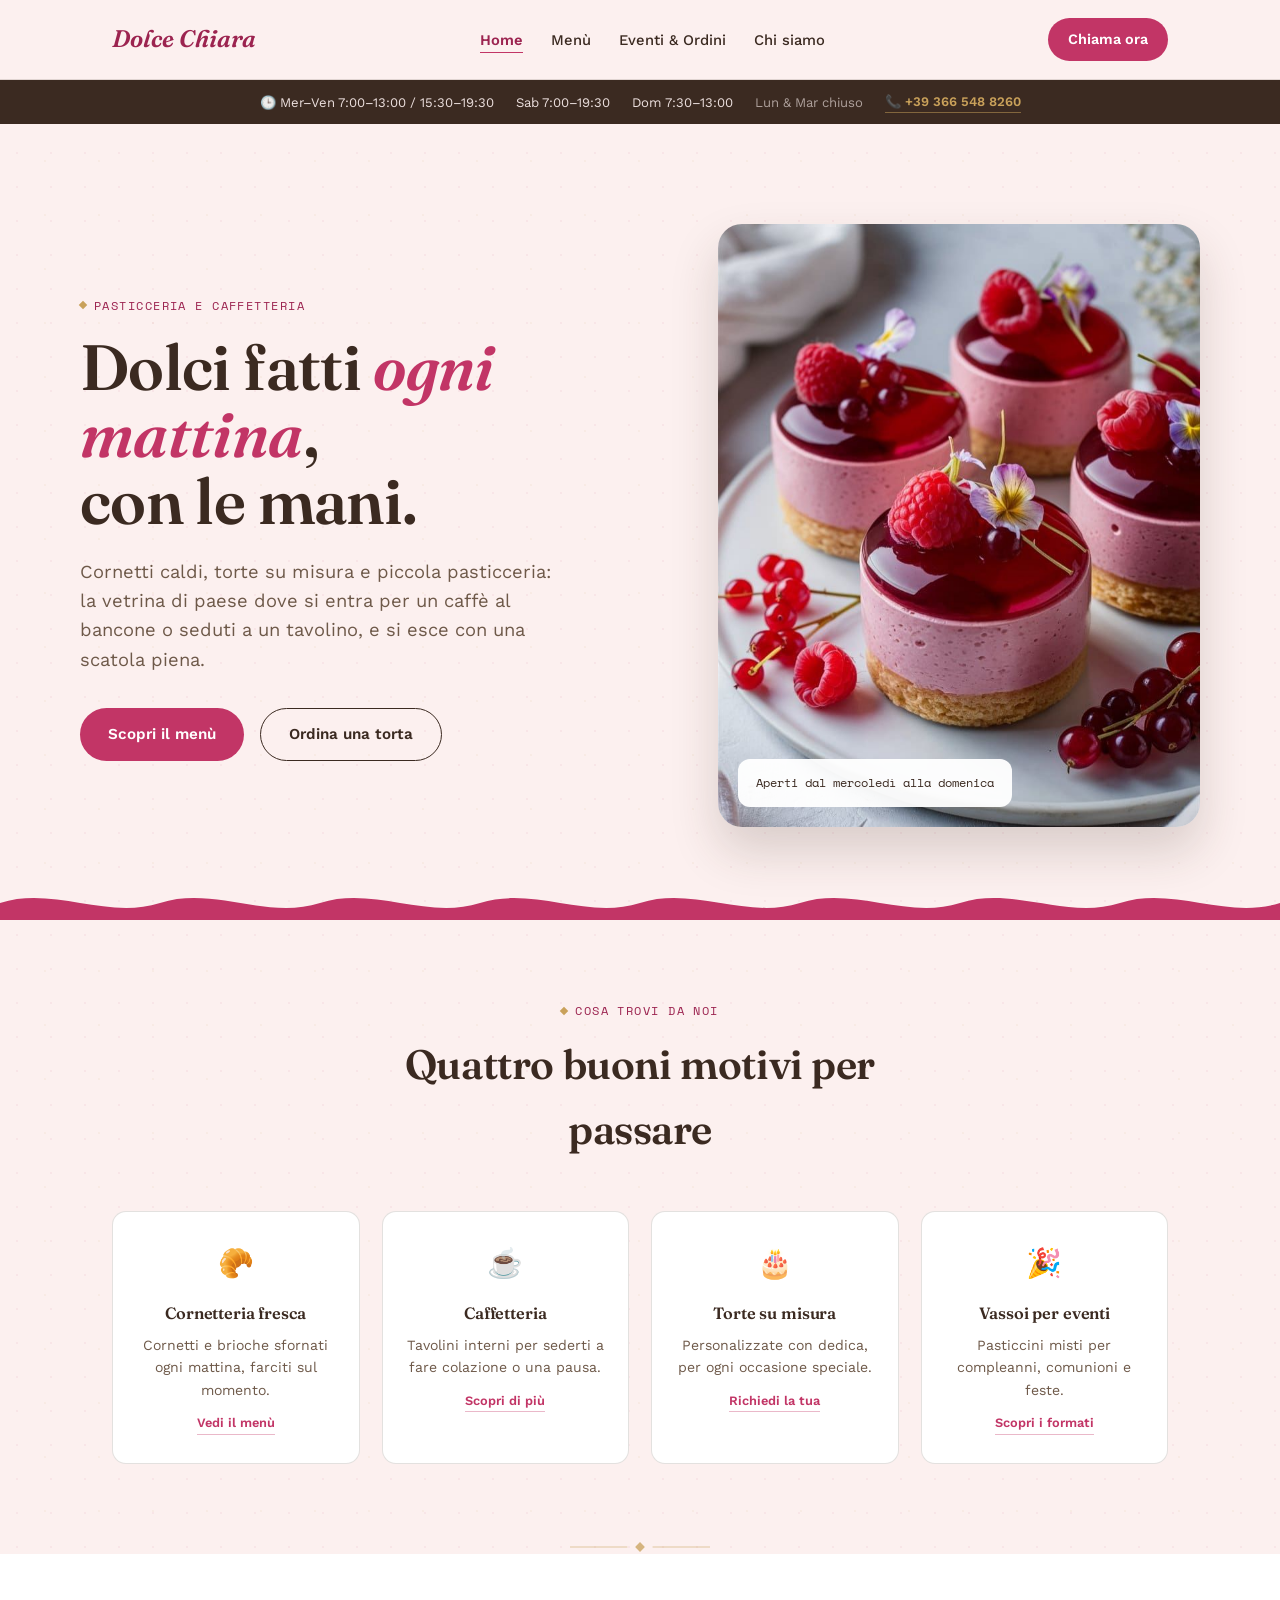
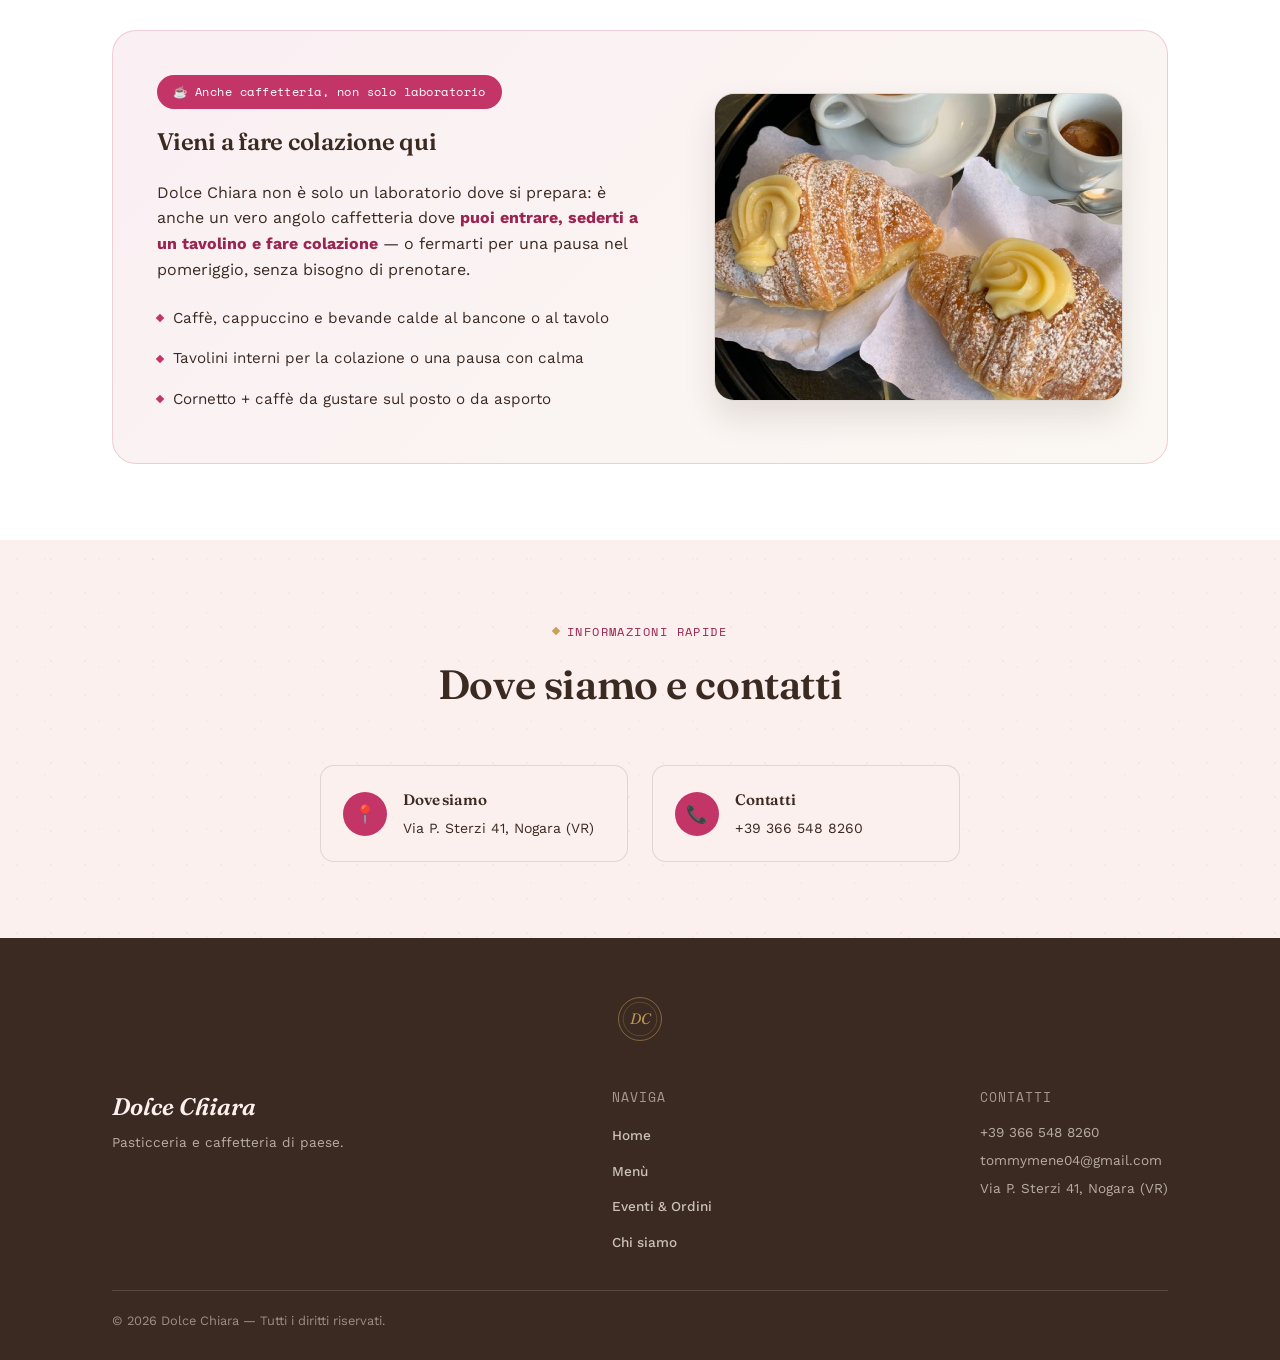
<file: index.html>
<!DOCTYPE html>
<html lang="it">
<head>
<meta charset="UTF-8">
<meta name="viewport" content="width=device-width, initial-scale=1.0">
<link rel="icon" type="image/svg+xml" href="data:image/svg+xml,%3Csvg xmlns='http://www.w3.org/2000/svg' viewBox='0 0 100 100'%3E%3Ccircle cx='50' cy='50' r='48' fill='%23C23566'/%3E%3Ctext x='50' y='63' text-anchor='middle' font-family='Georgia, serif' font-style='italic' font-weight='600' font-size='44' fill='%23FCF0EF'%3EDC%3C/text%3E%3C/svg%3E">
<title>Dolce Chiara — Pasticceria e Caffetteria</title>
<meta name="description" content="Pasticceria e caffetteria di paese: cornetti, torte su misura, pasticcini e vassoi per eventi. Vieni a trovarci o chiamaci.">
<meta property="og:type" content="website">
<meta property="og:title" content="Dolce Chiara — Pasticceria e Caffetteria">
<meta property="og:description" content="Cornetti, torte su misura, pasticcini e vassoi per eventi. Vieni a trovarci o chiamaci per organizzare la tua occasione.">
<meta property="og:image" content="https://menny28.github.io/Dolce-Chiara/images/monoporzione_frutti_rossi.jpg">
<meta property="og:url" content="https://menny28.github.io/Dolce-Chiara/">
<meta name="twitter:card" content="summary_large_image">
<meta name="twitter:title" content="Dolce Chiara — Pasticceria e Caffetteria">
<meta name="twitter:image" content="https://menny28.github.io/Dolce-Chiara/images/monoporzione_frutti_rossi.jpg">
<link rel="preconnect" href="https://fonts.googleapis.com">
<link rel="preconnect" href="https://fonts.gstatic.com" crossorigin>
<link href="https://fonts.googleapis.com/css2?family=Fraunces:ital,opsz,wght@0,9..144,400;0,9..144,600;1,9..144,500;1,9..144,600&family=Work+Sans:wght@400;500;600&family=Space+Mono:wght@400;700&display=swap" rel="stylesheet">
<link rel="stylesheet" href="css/style.css">
<noscript><style>.reveal{opacity:1 !important; transform:none !important;}</style></noscript>
</head>
<body data-page="home">

<header>
  <div class="nav-inner">
    <a href="index.html" class="logo">Dolce Chiara</a>
    <nav>
      <ul id="navList">
        <li><a href="index.html" data-page="home">Home</a></li>
        <li><a href="menu.html" data-page="menu">Menù</a></li>
        <li><a href="eventi.html" data-page="eventi">Eventi &amp; Ordini</a></li>
        <li><a href="chi-siamo.html" data-page="chi-siamo">Chi siamo</a></li>
      </ul>
    </nav>
    <a href="tel:+393665488260" class="call-btn">Chiama ora</a>
    <button class="menu-toggle" id="menuToggle" aria-label="Apri menu">☰</button>
  </div>
</header>

<div class="orari-bar">
  <div class="wrap orari-bar-inner">
    <span class="orari-bar-item">🕒 Mer–Ven 7:00–13:00 / 15:30–19:30</span>
    <span class="orari-bar-item">Sab 7:00–19:30</span>
    <span class="orari-bar-item">Dom 7:30–13:00</span>
    <span class="orari-bar-item orari-bar-closed">Lun &amp; Mar chiuso</span>
    <a href="tel:+393665488260" class="orari-bar-call">📞 +39 366 548 8260</a>
  </div>
</div>

<section class="hero">
  <div class="wrap hero-inner">
    <div>
      <span class="eyebrow">Pasticceria e caffetteria</span>
      <h1>Dolci fatti <em>ogni mattina</em>,<br>con le mani.</h1>
      <p class="lead">Cornetti caldi, torte su misura e piccola pasticceria: la vetrina di paese dove si entra per un caffè al bancone o seduti a un tavolino, e si esce con una scatola piena.</p>
      <div class="hero-actions">
        <a href="menu.html" class="btn-primary">Scopri il menù</a>
        <a href="eventi.html" class="btn-secondary">Ordina una torta</a>
      </div>
    </div>
    <div class="hero-visual">
      <img src="images/monoporzione_frutti_rossi.jpg" alt="Monoporzione ai frutti rossi Dolce Chiara">
      <span class="tag">Aperti dal mercoledì alla domenica</span>
    </div>
  </div>
  <svg class="piping" viewBox="0 0 1200 40" preserveAspectRatio="none" xmlns="http://www.w3.org/2000/svg">
    <path d="M0,20 C 50,0 100,40 150,20 C 200,0 250,40 300,20 C 350,0 400,40 450,20 C 500,0 550,40 600,20 C 650,0 700,40 750,20 C 800,0 850,40 900,20 C 950,0 1000,40 1050,20 C 1100,0 1150,40 1200,20 L1200,40 L0,40 Z" fill="#C23566"/>
  </svg>
</section>

<section>
  <div class="wrap">
    <div class="section-head center reveal">
      <span class="eyebrow">Cosa trovi da noi</span>
      <h2>Quattro buoni motivi per passare</h2>
    </div>
    <div class="highlights">
      <div class="highlight-card reveal">
        <div class="ico">🥐</div>
        <h3>Cornetteria fresca</h3>
        <p>Cornetti e brioche sfornati ogni mattina, farciti sul momento.</p>
        <a class="more" href="menu.html">Vedi il menù</a>
      </div>
      <div class="highlight-card reveal">
        <div class="ico">☕</div>
        <h3>Caffetteria</h3>
        <p>Tavolini interni per sederti a fare colazione o una pausa.</p>
        <a class="more" href="#caffetteria">Scopri di più</a>
      </div>
      <div class="highlight-card reveal">
        <div class="ico">🎂</div>
        <h3>Torte su misura</h3>
        <p>Personalizzate con dedica, per ogni occasione speciale.</p>
        <a class="more" href="eventi.html#ordini">Richiedi la tua</a>
      </div>
      <div class="highlight-card reveal">
        <div class="ico">🎉</div>
        <h3>Vassoi per eventi</h3>
        <p>Pasticcini misti per compleanni, comunioni e feste.</p>
        <a class="more" href="eventi.html">Scopri i formati</a>
      </div>
    </div>
  </div>
</section>

<div class="ornament">
  <svg viewBox="0 0 200 20" xmlns="http://www.w3.org/2000/svg">
    <line x1="0" y1="10" x2="82" y2="10" stroke="currentColor" stroke-width="1"/>
    <path d="M100 3 L107 10 L100 17 L93 10 Z" fill="currentColor"/>
    <line x1="118" y1="10" x2="200" y2="10" stroke="currentColor" stroke-width="1"/>
  </svg>
</div>

<section id="caffetteria" class="alt">
  <div class="wrap">
    <div class="caffetteria-panel reveal">
      <div class="caffetteria-text">
        <span class="caffetteria-badge">☕ Anche caffetteria, non solo laboratorio</span>
        <h2 style="margin:14px 0 18px;">Vieni a fare colazione qui</h2>
        <p>Dolce Chiara non è solo un laboratorio dove si prepara: è anche un vero angolo caffetteria dove <strong>puoi entrare, sederti a un tavolino e fare colazione</strong> — o fermarti per una pausa nel pomeriggio, senza bisogno di prenotare.</p>
        <ul class="mini-list">
          <li>Caffè, cappuccino e bevande calde al bancone o al tavolo</li>
          <li>Tavolini interni per la colazione o una pausa con calma</li>
          <li>Cornetto + caffè da gustare sul posto o da asporto</li>
        </ul>
      </div>
      <div class="caffetteria-visual">
        <img src="images/colazione.jpg" alt="Tavolino con cornetti e caffè">
      </div>
    </div>
  </div>
</section>

<section>
  <div class="wrap">
    <div class="section-head center reveal">
      <span class="eyebrow">Informazioni rapide</span>
      <h2>Dove siamo e contatti</h2>
    </div>
    <div class="quick-info quick-info-two">
      <div class="quick-info-item reveal">
        <span class="icon">📍</span>
        <div>
          <h3>Dove siamo</h3>
          <p><a href="chi-siamo.html#dove-siamo">Via P. Sterzi 41, Nogara (VR)</a></p>
        </div>
      </div>
      <div class="quick-info-item reveal">
        <span class="icon">📞</span>
        <div>
          <h3>Contatti</h3>
          <p><a href="tel:+393665488260">+39 366 548 8260</a></p>
        </div>
      </div>
    </div>
  </div>
</section>

<footer>
  <div class="wrap">
    <div class="footer-ornament">
      <svg viewBox="0 0 100 100" xmlns="http://www.w3.org/2000/svg">
        <circle cx="50" cy="50" r="37" fill="none" stroke="currentColor" stroke-width="1"/>
        <circle cx="50" cy="50" r="29" fill="none" stroke="currentColor" stroke-width="0.5"/>
        <text x="50" y="59" text-anchor="middle" font-family="Fraunces, serif" font-style="italic" font-size="26" fill="currentColor">DC</text>
      </svg>
    </div>
    <div class="footer-inner">
      <div>
        <span class="logo">Dolce Chiara</span>
        <p>Pasticceria e caffetteria di paese.</p>
      </div>
      <div>
        <h4>Naviga</h4>
        <nav>
          <ul>
            <li><a href="index.html">Home</a></li>
            <li><a href="menu.html">Menù</a></li>
            <li><a href="eventi.html">Eventi &amp; Ordini</a></li>
            <li><a href="chi-siamo.html">Chi siamo</a></li>
          </ul>
        </nav>
      </div>
      <div>
        <h4>Contatti</h4>
        <p><a href="tel:+393665488260">+39 366 548 8260</a></p>
        <p><a href="mailto:tommymene04@gmail.com">tommymene04@gmail.com</a></p>
        <p>Via P. Sterzi 41, Nogara (VR)</p>
      </div>
    </div>
    <div class="footer-bottom">© 2026 Dolce Chiara — Tutti i diritti riservati.</div>
  </div>
</footer>

<button id="backToTop" class="back-to-top" aria-label="Torna su">↑</button>

<script src="js/script.js"></script>
</body>
</html>
</file>
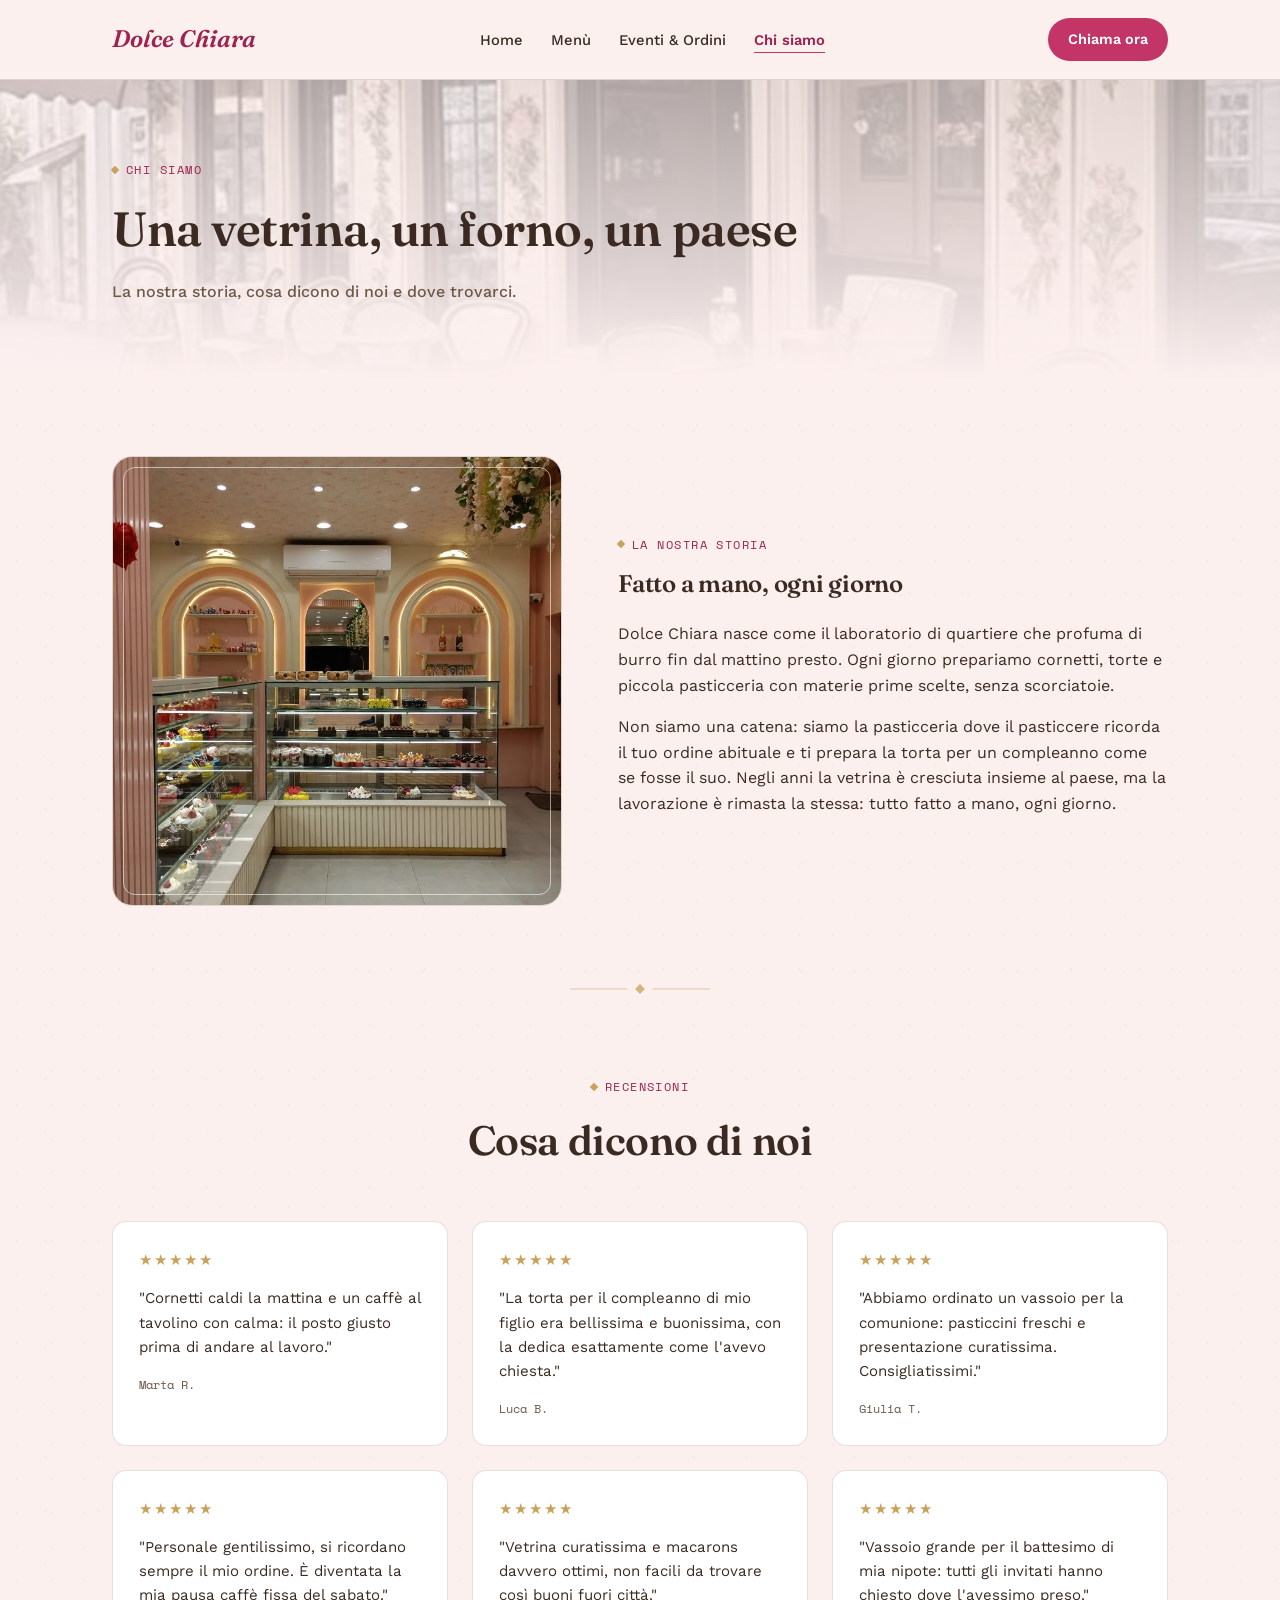
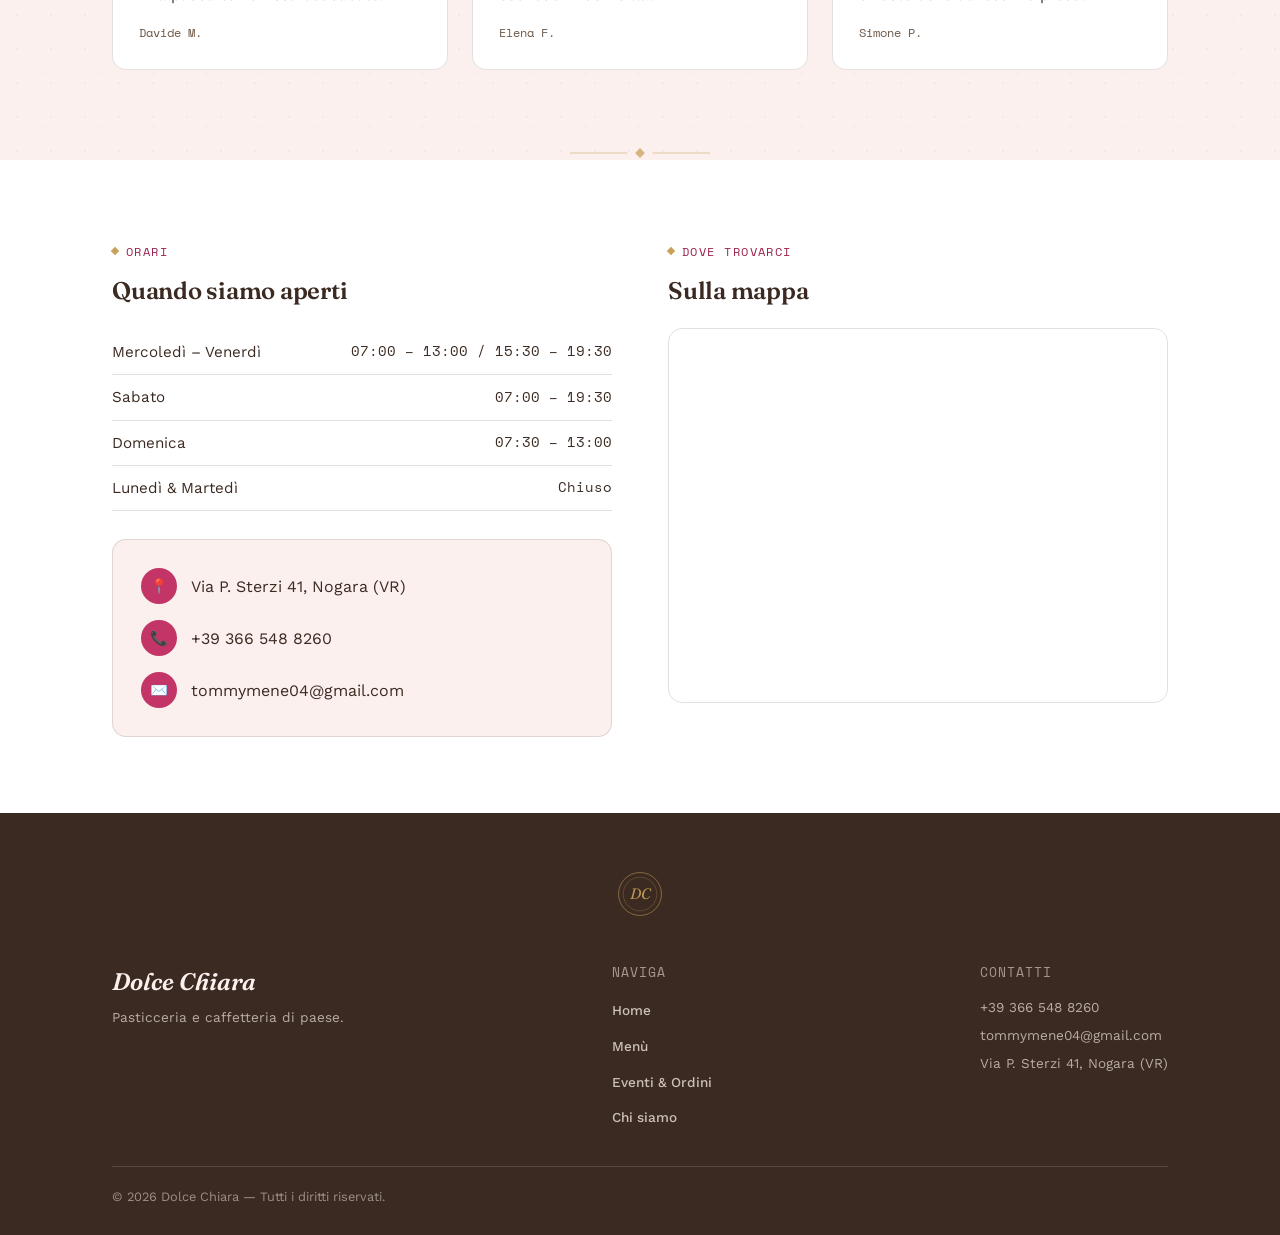
<file: chi-siamo.html>
<!DOCTYPE html>
<html lang="it">
<head>
<meta charset="UTF-8">
<meta name="viewport" content="width=device-width, initial-scale=1.0">
<link rel="icon" type="image/svg+xml" href="data:image/svg+xml,%3Csvg xmlns='http://www.w3.org/2000/svg' viewBox='0 0 100 100'%3E%3Ccircle cx='50' cy='50' r='48' fill='%23C23566'/%3E%3Ctext x='50' y='63' text-anchor='middle' font-family='Georgia, serif' font-style='italic' font-weight='600' font-size='44' fill='%23FCF0EF'%3EDC%3C/text%3E%3C/svg%3E">
<title>Chi siamo — Dolce Chiara</title>
<meta name="description" content="La storia di Dolce Chiara, le recensioni dei clienti e dove trovarci.">
<meta property="og:type" content="website">
<meta property="og:title" content="Chi siamo — Dolce Chiara">
<meta property="og:description" content="La storia di Dolce Chiara, le recensioni dei clienti e dove trovarci.">
<meta property="og:image" content="https://menny28.github.io/Dolce-Chiara/images/negozio_interno.jpg">
<meta property="og:url" content="https://menny28.github.io/Dolce-Chiara/chi-siamo.html">
<meta name="twitter:card" content="summary_large_image">
<link rel="preconnect" href="https://fonts.googleapis.com">
<link rel="preconnect" href="https://fonts.gstatic.com" crossorigin>
<link href="https://fonts.googleapis.com/css2?family=Fraunces:ital,opsz,wght@0,9..144,400;0,9..144,600;1,9..144,500;1,9..144,600&family=Work+Sans:wght@400;500;600&family=Space+Mono:wght@400;700&display=swap" rel="stylesheet">
<link rel="stylesheet" href="css/style.css">
<noscript><style>.reveal{opacity:1 !important; transform:none !important;}</style></noscript>
<style>
  .chi-siamo{display:grid; grid-template-columns:0.9fr 1.1fr; gap:56px; align-items:center;}
  .chi-siamo-visual{aspect-ratio:1/1; border-radius:20px; overflow:hidden; border:1px solid var(--line); position:relative;}
  .chi-siamo-visual img{width:100%; height:100%; object-fit:cover;}
  .chi-siamo-visual::after{content:''; position:absolute; inset:10px; border:1px solid rgba(255,255,255,0.55); border-radius:12px; pointer-events:none;}
  .chi-siamo-text p{margin-bottom:16px; color:var(--espresso);}
  @media (max-width:860px){.chi-siamo{grid-template-columns:1fr;}}
</style>
</head>
<body data-page="chi-siamo">

<header>
  <div class="nav-inner">
    <a href="index.html" class="logo">Dolce Chiara</a>
    <nav>
      <ul id="navList">
        <li><a href="index.html" data-page="home">Home</a></li>
        <li><a href="menu.html" data-page="menu">Menù</a></li>
        <li><a href="eventi.html" data-page="eventi">Eventi &amp; Ordini</a></li>
        <li><a href="chi-siamo.html" data-page="chi-siamo">Chi siamo</a></li>
      </ul>
    </nav>
    <a href="tel:+393665488260" class="call-btn">Chiama ora</a>
    <button class="menu-toggle" id="menuToggle" aria-label="Apri menu">☰</button>
  </div>
</header>

<div class="page-banner">
  <img src="images/negozio_esterno.jpg" alt="Ingresso della pasticceria Dolce Chiara">
  <div class="page-banner-content">
    <span class="eyebrow">Chi siamo</span>
    <h1>Una vetrina, un forno, un paese</h1>
    <p>La nostra storia, cosa dicono di noi e dove trovarci.</p>
  </div>
</div>

<section id="storia">
  <div class="wrap chi-siamo">
    <div class="chi-siamo-visual reveal">
      <img src="images/negozio_interno.jpg" alt="Interno della pasticceria con vetrina dei dolci">
    </div>
    <div class="chi-siamo-text reveal">
      <span class="eyebrow">La nostra storia</span>
      <h2 style="margin:10px 0 18px;">Fatto a mano, ogni giorno</h2>
      <p>Dolce Chiara nasce come il laboratorio di quartiere che profuma di burro fin dal mattino presto. Ogni giorno prepariamo cornetti, torte e piccola pasticceria con materie prime scelte, senza scorciatoie.</p>
      <p>Non siamo una catena: siamo la pasticceria dove il pasticcere ricorda il tuo ordine abituale e ti prepara la torta per un compleanno come se fosse il suo. Negli anni la vetrina è cresciuta insieme al paese, ma la lavorazione è rimasta la stessa: tutto fatto a mano, ogni giorno.</p>
    </div>
  </div>
</section>

<div class="ornament">
  <svg viewBox="0 0 200 20" xmlns="http://www.w3.org/2000/svg">
    <line x1="0" y1="10" x2="82" y2="10" stroke="currentColor" stroke-width="1"/>
    <path d="M100 3 L107 10 L100 17 L93 10 Z" fill="currentColor"/>
    <line x1="118" y1="10" x2="200" y2="10" stroke="currentColor" stroke-width="1"/>
  </svg>
</div>

<section id="recensioni">
  <div class="wrap">
    <div class="section-head center reveal">
      <span class="eyebrow">Recensioni</span>
      <h2>Cosa dicono di noi</h2>
    </div>
    <div class="reviews">
      <div class="review-card reveal">
        <div class="stars">★★★★★</div>
        <p>"Cornetti caldi la mattina e un caffè al tavolino con calma: il posto giusto prima di andare al lavoro."</p>
        <div class="who">Marta R.</div>
      </div>
      <div class="review-card reveal">
        <div class="stars">★★★★★</div>
        <p>"La torta per il compleanno di mio figlio era bellissima e buonissima, con la dedica esattamente come l'avevo chiesta."</p>
        <div class="who">Luca B.</div>
      </div>
      <div class="review-card reveal">
        <div class="stars">★★★★★</div>
        <p>"Abbiamo ordinato un vassoio per la comunione: pasticcini freschi e presentazione curatissima. Consigliatissimi."</p>
        <div class="who">Giulia T.</div>
      </div>
      <div class="review-card reveal">
        <div class="stars">★★★★★</div>
        <p>"Personale gentilissimo, si ricordano sempre il mio ordine. È diventata la mia pausa caffè fissa del sabato."</p>
        <div class="who">Davide M.</div>
      </div>
      <div class="review-card reveal">
        <div class="stars">★★★★★</div>
        <p>"Vetrina curatissima e macarons davvero ottimi, non facili da trovare così buoni fuori città."</p>
        <div class="who">Elena F.</div>
      </div>
      <div class="review-card reveal">
        <div class="stars">★★★★★</div>
        <p>"Vassoio grande per il battesimo di mia nipote: tutti gli invitati hanno chiesto dove l'avessimo preso."</p>
        <div class="who">Simone P.</div>
      </div>
    </div>
  </div>
</section>

<div class="ornament">
  <svg viewBox="0 0 200 20" xmlns="http://www.w3.org/2000/svg">
    <line x1="0" y1="10" x2="82" y2="10" stroke="currentColor" stroke-width="1"/>
    <path d="M100 3 L107 10 L100 17 L93 10 Z" fill="currentColor"/>
    <line x1="118" y1="10" x2="200" y2="10" stroke="currentColor" stroke-width="1"/>
  </svg>
</div>

<section id="dove-siamo" class="alt">
  <div class="wrap dove-grid">
    <div class="reveal">
      <span class="eyebrow">Orari</span>
      <h2 style="margin:10px 0 8px;">Quando siamo aperti</h2>
      <table class="orari-table">
        <tr><td>Mercoledì – Venerdì</td><td>07:00 – 13:00 / 15:30 – 19:30</td></tr>
        <tr><td>Sabato</td><td>07:00 – 19:30</td></tr>
        <tr><td>Domenica</td><td>07:30 – 13:00</td></tr>
        <tr><td>Lunedì &amp; Martedì</td><td>Chiuso</td></tr>
      </table>
      <div class="contatti-box">
        <div class="row">
          <span class="icon">📍</span>
          <span>Via P. Sterzi 41, Nogara (VR)</span>
        </div>
        <div class="row">
          <span class="icon">📞</span>
          <a href="tel:+393665488260">+39 366 548 8260</a>
        </div>
        <div class="row">
          <span class="icon">✉️</span>
          <a href="mailto:tommymene04@gmail.com">tommymene04@gmail.com</a>
        </div>
      </div>
    </div>
    <div class="reveal">
      <span class="eyebrow">Dove trovarci</span>
      <h2 style="margin:10px 0 18px;">Sulla mappa</h2>
      <div class="map-frame">
        <iframe src="https://www.google.com/maps?q=Via+P.+Sterzi+41,+Nogara+VR&output=embed" loading="lazy" referrerpolicy="no-referrer-when-downgrade" title="Posizione di Dolce Chiara"></iframe>
      </div>
    </div>
  </div>
</section>

<footer>
  <div class="wrap">
    <div class="footer-ornament">
      <svg viewBox="0 0 100 100" xmlns="http://www.w3.org/2000/svg">
        <circle cx="50" cy="50" r="37" fill="none" stroke="currentColor" stroke-width="1"/>
        <circle cx="50" cy="50" r="29" fill="none" stroke="currentColor" stroke-width="0.5"/>
        <text x="50" y="59" text-anchor="middle" font-family="Fraunces, serif" font-style="italic" font-size="26" fill="currentColor">DC</text>
      </svg>
    </div>
    <div class="footer-inner">
      <div>
        <span class="logo">Dolce Chiara</span>
        <p>Pasticceria e caffetteria di paese.</p>
      </div>
      <div>
        <h4>Naviga</h4>
        <nav>
          <ul>
            <li><a href="index.html">Home</a></li>
            <li><a href="menu.html">Menù</a></li>
            <li><a href="eventi.html">Eventi &amp; Ordini</a></li>
            <li><a href="chi-siamo.html">Chi siamo</a></li>
          </ul>
        </nav>
      </div>
      <div>
        <h4>Contatti</h4>
        <p><a href="tel:+393665488260">+39 366 548 8260</a></p>
        <p><a href="mailto:tommymene04@gmail.com">tommymene04@gmail.com</a></p>
        <p>Via P. Sterzi 41, Nogara (VR)</p>
      </div>
    </div>
    <div class="footer-bottom">© 2026 Dolce Chiara — Tutti i diritti riservati.</div>
  </div>
</footer>

<button id="backToTop" class="back-to-top" aria-label="Torna su">↑</button>

<script src="js/script.js"></script>
</body>
</html>
</file>
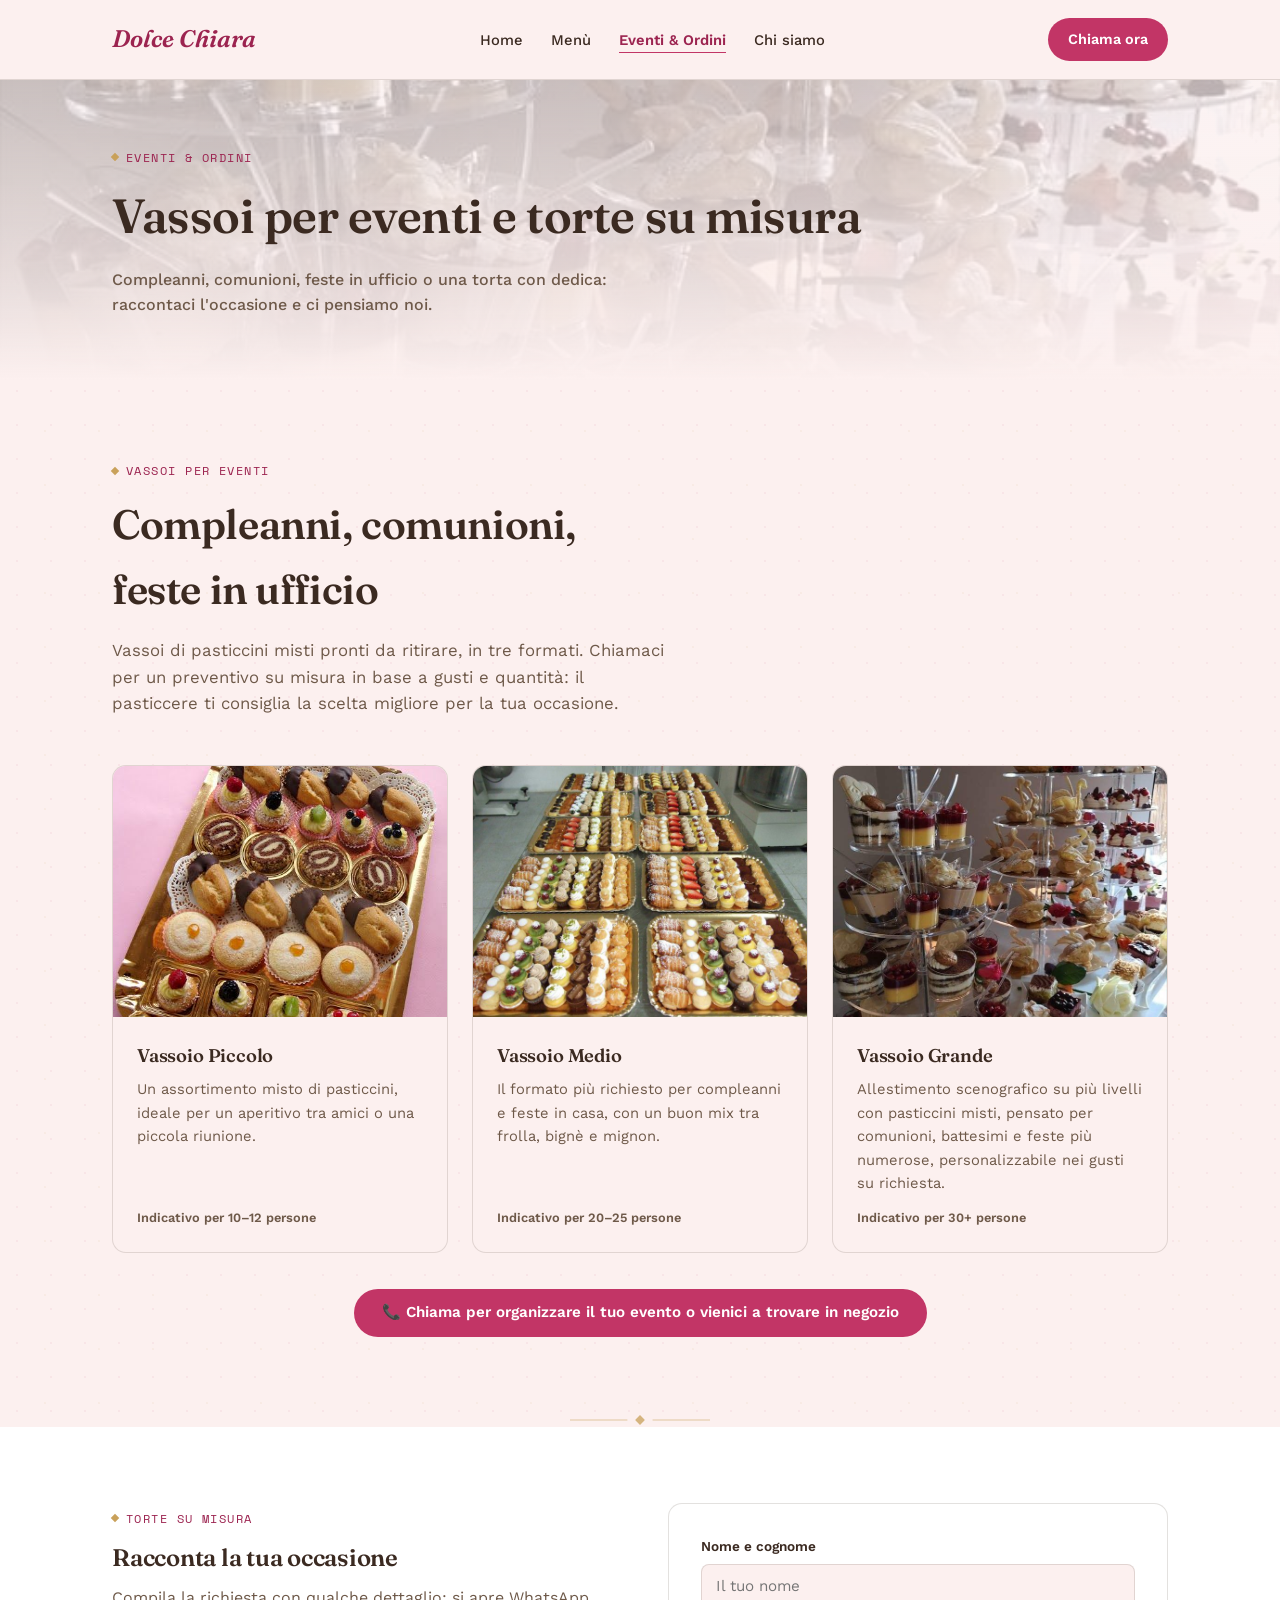
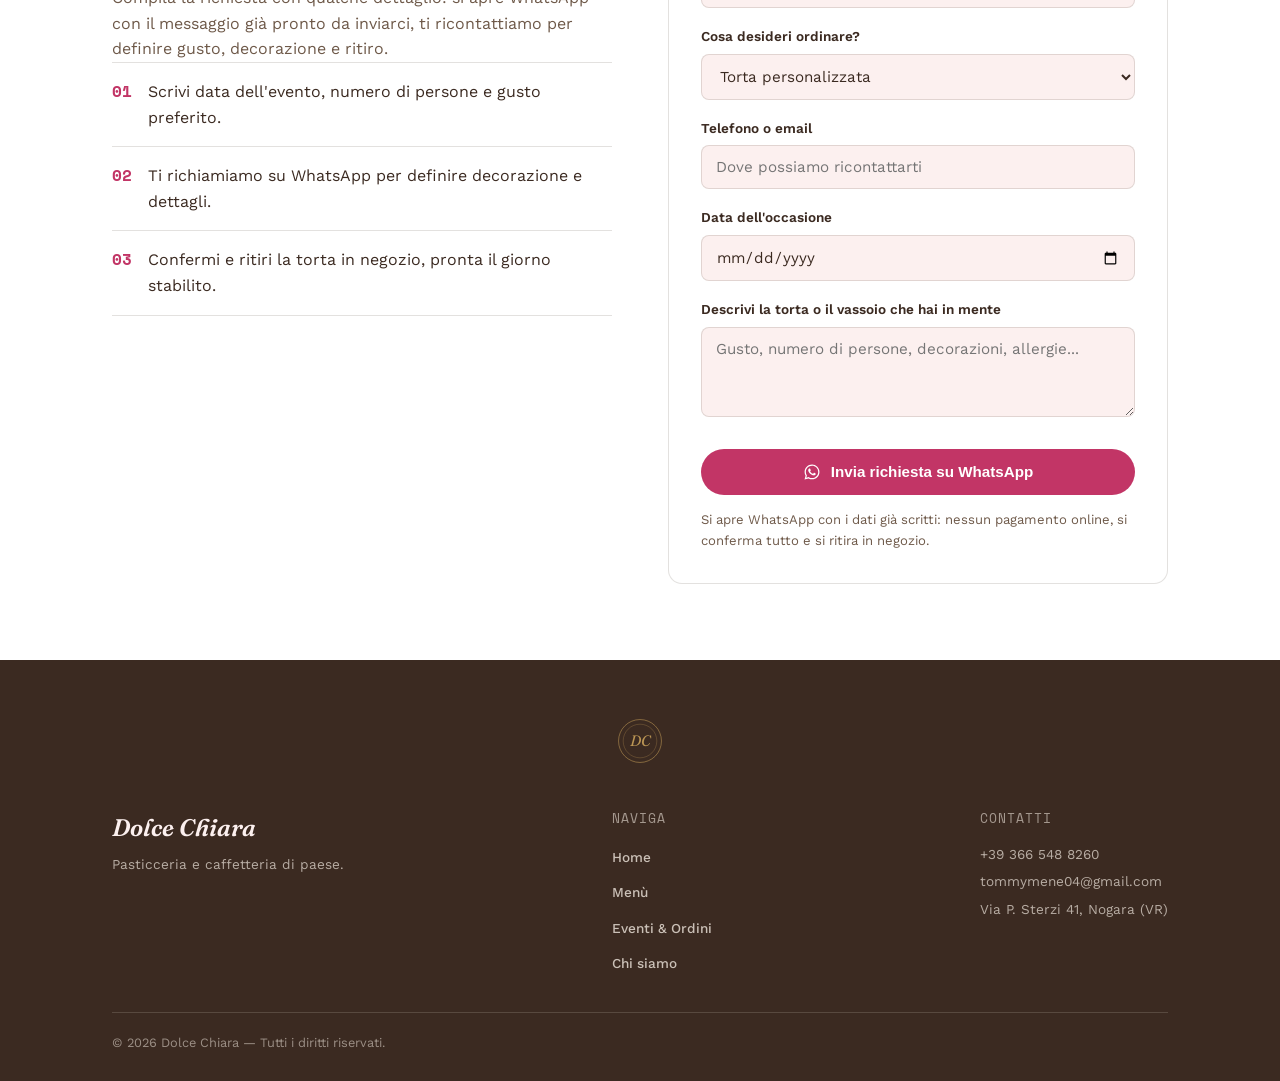
<file: eventi.html>
<!DOCTYPE html>
<html lang="it">
<head>
<meta charset="UTF-8">
<meta name="viewport" content="width=device-width, initial-scale=1.0">
<link rel="icon" type="image/svg+xml" href="data:image/svg+xml,%3Csvg xmlns='http://www.w3.org/2000/svg' viewBox='0 0 100 100'%3E%3Ccircle cx='50' cy='50' r='48' fill='%23C23566'/%3E%3Ctext x='50' y='63' text-anchor='middle' font-family='Georgia, serif' font-style='italic' font-weight='600' font-size='44' fill='%23FCF0EF'%3EDC%3C/text%3E%3C/svg%3E">
<title>Eventi &amp; Ordini — Dolce Chiara</title>
<meta name="description" content="Vassoi di pasticcini per feste ed eventi e torte personalizzate su ordinazione: scrivici o chiamaci per organizzare la tua occasione.">
<meta property="og:type" content="website">
<meta property="og:title" content="Eventi &amp; Ordini — Dolce Chiara">
<meta property="og:description" content="Vassoi per eventi e torte su misura: scrivici o chiamaci per organizzare la tua occasione.">
<meta property="og:image" content="https://menny28.github.io/Dolce-Chiara/images/evento.jpg">
<meta property="og:url" content="https://menny28.github.io/Dolce-Chiara/eventi.html">
<meta name="twitter:card" content="summary_large_image">
<link rel="preconnect" href="https://fonts.googleapis.com">
<link rel="preconnect" href="https://fonts.gstatic.com" crossorigin>
<link href="https://fonts.googleapis.com/css2?family=Fraunces:ital,opsz,wght@0,9..144,400;0,9..144,600;1,9..144,500;1,9..144,600&family=Work+Sans:wght@400;500;600&family=Space+Mono:wght@400;700&display=swap" rel="stylesheet">
<link rel="stylesheet" href="css/style.css">
<noscript><style>.reveal{opacity:1 !important; transform:none !important;}</style></noscript>
</head>
<body data-page="eventi">

<header>
  <div class="nav-inner">
    <a href="index.html" class="logo">Dolce Chiara</a>
    <nav>
      <ul id="navList">
        <li><a href="index.html" data-page="home">Home</a></li>
        <li><a href="menu.html" data-page="menu">Menù</a></li>
        <li><a href="eventi.html" data-page="eventi">Eventi &amp; Ordini</a></li>
        <li><a href="chi-siamo.html" data-page="chi-siamo">Chi siamo</a></li>
      </ul>
    </nav>
    <a href="tel:+393665488260" class="call-btn">Chiama ora</a>
    <button class="menu-toggle" id="menuToggle" aria-label="Apri menu">☰</button>
  </div>
</header>

<div class="page-banner">
  <img src="images/evento.jpg" alt="Composizione di dolci per evento su più livelli">
  <div class="page-banner-content">
    <span class="eyebrow">Eventi &amp; ordini</span>
    <h1>Vassoi per eventi e torte su misura</h1>
    <p>Compleanni, comunioni, feste in ufficio o una torta con dedica: raccontaci l'occasione e ci pensiamo noi.</p>
  </div>
</div>

<section id="vassoi-eventi">
  <div class="wrap">
    <div class="section-head reveal">
      <span class="eyebrow">Vassoi per eventi</span>
      <h2>Compleanni, comunioni, feste in ufficio</h2>
      <p>Vassoi di pasticcini misti pronti da ritirare, in tre formati. Chiamaci per un preventivo su misura in base a gusti e quantità: il pasticcere ti consiglia la scelta migliore per la tua occasione.</p>
    </div>
    <div class="event-cards">
      <div class="event-card reveal">
        <div class="event-img"><img src="images/vassoio_misto.jpg" alt="Vassoio piccolo misto di pasticcini"></div>
        <div class="event-body">
          <h3>Vassoio Piccolo</h3>
          <p>Un assortimento misto di pasticcini, ideale per un aperitivo tra amici o una piccola riunione.</p>
          <span class="event-for">Indicativo per 10–12 persone</span>
        </div>
      </div>
      <div class="event-card reveal">
        <div class="event-img"><img src="images/vassoi_pasticceria.jpg" alt="Vassoi medi di pasticcini assortiti"></div>
        <div class="event-body">
          <h3>Vassoio Medio</h3>
          <p>Il formato più richiesto per compleanni e feste in casa, con un buon mix tra frolla, bignè e mignon.</p>
          <span class="event-for">Indicativo per 20–25 persone</span>
        </div>
      </div>
      <div class="event-card reveal">
        <div class="event-img"><img src="images/evento.jpg" alt="Composizione di dolci per evento su più livelli"></div>
        <div class="event-body">
          <h3>Vassoio Grande</h3>
          <p>Allestimento scenografico su più livelli con pasticcini misti, pensato per comunioni, battesimi e feste più numerose, personalizzabile nei gusti su richiesta.</p>
          <span class="event-for">Indicativo per 30+ persone</span>
        </div>
      </div>
    </div>
    <div class="event-cta reveal">
      <a href="tel:+393665488260" class="btn-primary">📞 Chiama per organizzare il tuo evento o vienici a trovare in negozio</a>
    </div>
  </div>
</section>

<div class="ornament">
  <svg viewBox="0 0 200 20" xmlns="http://www.w3.org/2000/svg">
    <line x1="0" y1="10" x2="82" y2="10" stroke="currentColor" stroke-width="1"/>
    <path d="M100 3 L107 10 L100 17 L93 10 Z" fill="currentColor"/>
    <line x1="118" y1="10" x2="200" y2="10" stroke="currentColor" stroke-width="1"/>
  </svg>
</div>

<section id="ordini" class="alt">
  <div class="wrap ordini-grid">
    <div class="reveal">
      <span class="eyebrow">Torte su misura</span>
      <h2 style="margin:10px 0 8px;">Racconta la tua occasione</h2>
      <p style="color:var(--muted);">Compila la richiesta con qualche dettaglio: si apre WhatsApp con il messaggio già pronto da inviarci, ti ricontattiamo per definire gusto, decorazione e ritiro.</p>
      <ul class="ordini-list">
        <li><span class="step-num">01</span><span>Scrivi data dell'evento, numero di persone e gusto preferito.</span></li>
        <li><span class="step-num">02</span><span>Ti richiamiamo su WhatsApp per definire decorazione e dettagli.</span></li>
        <li><span class="step-num">03</span><span>Confermi e ritiri la torta in negozio, pronta il giorno stabilito.</span></li>
      </ul>
    </div>
    <form id="ordineForm" class="reveal">
      <label for="nome">Nome e cognome</label>
      <input type="text" id="nome" placeholder="Il tuo nome">

      <label for="tipo">Cosa desideri ordinare?</label>
      <select id="tipo">
        <option value="Torta personalizzata">Torta personalizzata</option>
        <option value="Vassoio piccolo (10–12 persone)">Vassoio piccolo (10–12 persone)</option>
        <option value="Vassoio medio (20–25 persone)">Vassoio medio (20–25 persone)</option>
        <option value="Vassoio grande (30+ persone)">Vassoio grande (30+ persone)</option>
      </select>

      <label for="contatto">Telefono o email</label>
      <input type="text" id="contatto" placeholder="Dove possiamo ricontattarti">

      <label for="data">Data dell'occasione</label>
      <input type="date" id="data">

      <label for="dettagli">Descrivi la torta o il vassoio che hai in mente</label>
      <textarea id="dettagli" placeholder="Gusto, numero di persone, decorazioni, allergie..."></textarea>

      <button type="submit">
        <svg viewBox="0 0 24 24" fill="currentColor" xmlns="http://www.w3.org/2000/svg"><path d="M12.04 2C6.58 2 2.13 6.45 2.13 11.91c0 1.75.46 3.45 1.32 4.95L2.05 22l5.25-1.38a9.9 9.9 0 0 0 4.74 1.2h.01c5.46 0 9.9-4.45 9.9-9.91 0-2.65-1.03-5.14-2.9-7.01A9.82 9.82 0 0 0 12.04 2zm0 18.1h-.01a8.2 8.2 0 0 1-4.19-1.15l-.3-.18-3.12.82.83-3.04-.2-.31a8.2 8.2 0 0 1-1.26-4.36c0-4.54 3.7-8.24 8.26-8.24 2.2 0 4.27.86 5.83 2.42a8.19 8.19 0 0 1 2.41 5.83c0 4.55-3.7 8.24-8.25 8.24zm4.52-6.17c-.25-.12-1.47-.72-1.7-.81-.23-.08-.39-.12-.56.13-.17.25-.64.81-.78.97-.14.17-.29.19-.53.06-.25-.12-1.05-.39-2-1.23-.74-.66-1.24-1.47-1.39-1.72-.14-.25-.02-.38.11-.51.11-.11.25-.29.37-.43.12-.14.16-.25.25-.41.08-.17.04-.31-.02-.43-.06-.12-.56-1.35-.77-1.85-.2-.48-.41-.42-.56-.43h-.48c-.17 0-.43.06-.66.31-.23.25-.86.84-.86 2.05 0 1.21.88 2.38 1 2.54.12.17 1.73 2.64 4.19 3.7.59.25 1.04.4 1.4.52.59.19 1.12.16 1.54.1.47-.07 1.47-.6 1.68-1.18.21-.58.21-1.08.15-1.18-.06-.11-.23-.17-.48-.29z"/></svg>
        Invia richiesta su WhatsApp
      </button>
      <p class="hint">Si apre WhatsApp con i dati già scritti: nessun pagamento online, si conferma tutto e si ritira in negozio.</p>
    </form>
  </div>
</section>

<footer>
  <div class="wrap">
    <div class="footer-ornament">
      <svg viewBox="0 0 100 100" xmlns="http://www.w3.org/2000/svg">
        <circle cx="50" cy="50" r="37" fill="none" stroke="currentColor" stroke-width="1"/>
        <circle cx="50" cy="50" r="29" fill="none" stroke="currentColor" stroke-width="0.5"/>
        <text x="50" y="59" text-anchor="middle" font-family="Fraunces, serif" font-style="italic" font-size="26" fill="currentColor">DC</text>
      </svg>
    </div>
    <div class="footer-inner">
      <div>
        <span class="logo">Dolce Chiara</span>
        <p>Pasticceria e caffetteria di paese.</p>
      </div>
      <div>
        <h4>Naviga</h4>
        <nav>
          <ul>
            <li><a href="index.html">Home</a></li>
            <li><a href="menu.html">Menù</a></li>
            <li><a href="eventi.html">Eventi &amp; Ordini</a></li>
            <li><a href="chi-siamo.html">Chi siamo</a></li>
          </ul>
        </nav>
      </div>
      <div>
        <h4>Contatti</h4>
        <p><a href="tel:+393665488260">+39 366 548 8260</a></p>
        <p><a href="mailto:tommymene04@gmail.com">tommymene04@gmail.com</a></p>
        <p>Via P. Sterzi 41, Nogara (VR)</p>
      </div>
    </div>
    <div class="footer-bottom">© 2026 Dolce Chiara — Tutti i diritti riservati.</div>
  </div>
</footer>

<button id="backToTop" class="back-to-top" aria-label="Torna su">↑</button>

<script src="js/script.js"></script>
</body>
</html>
</file>
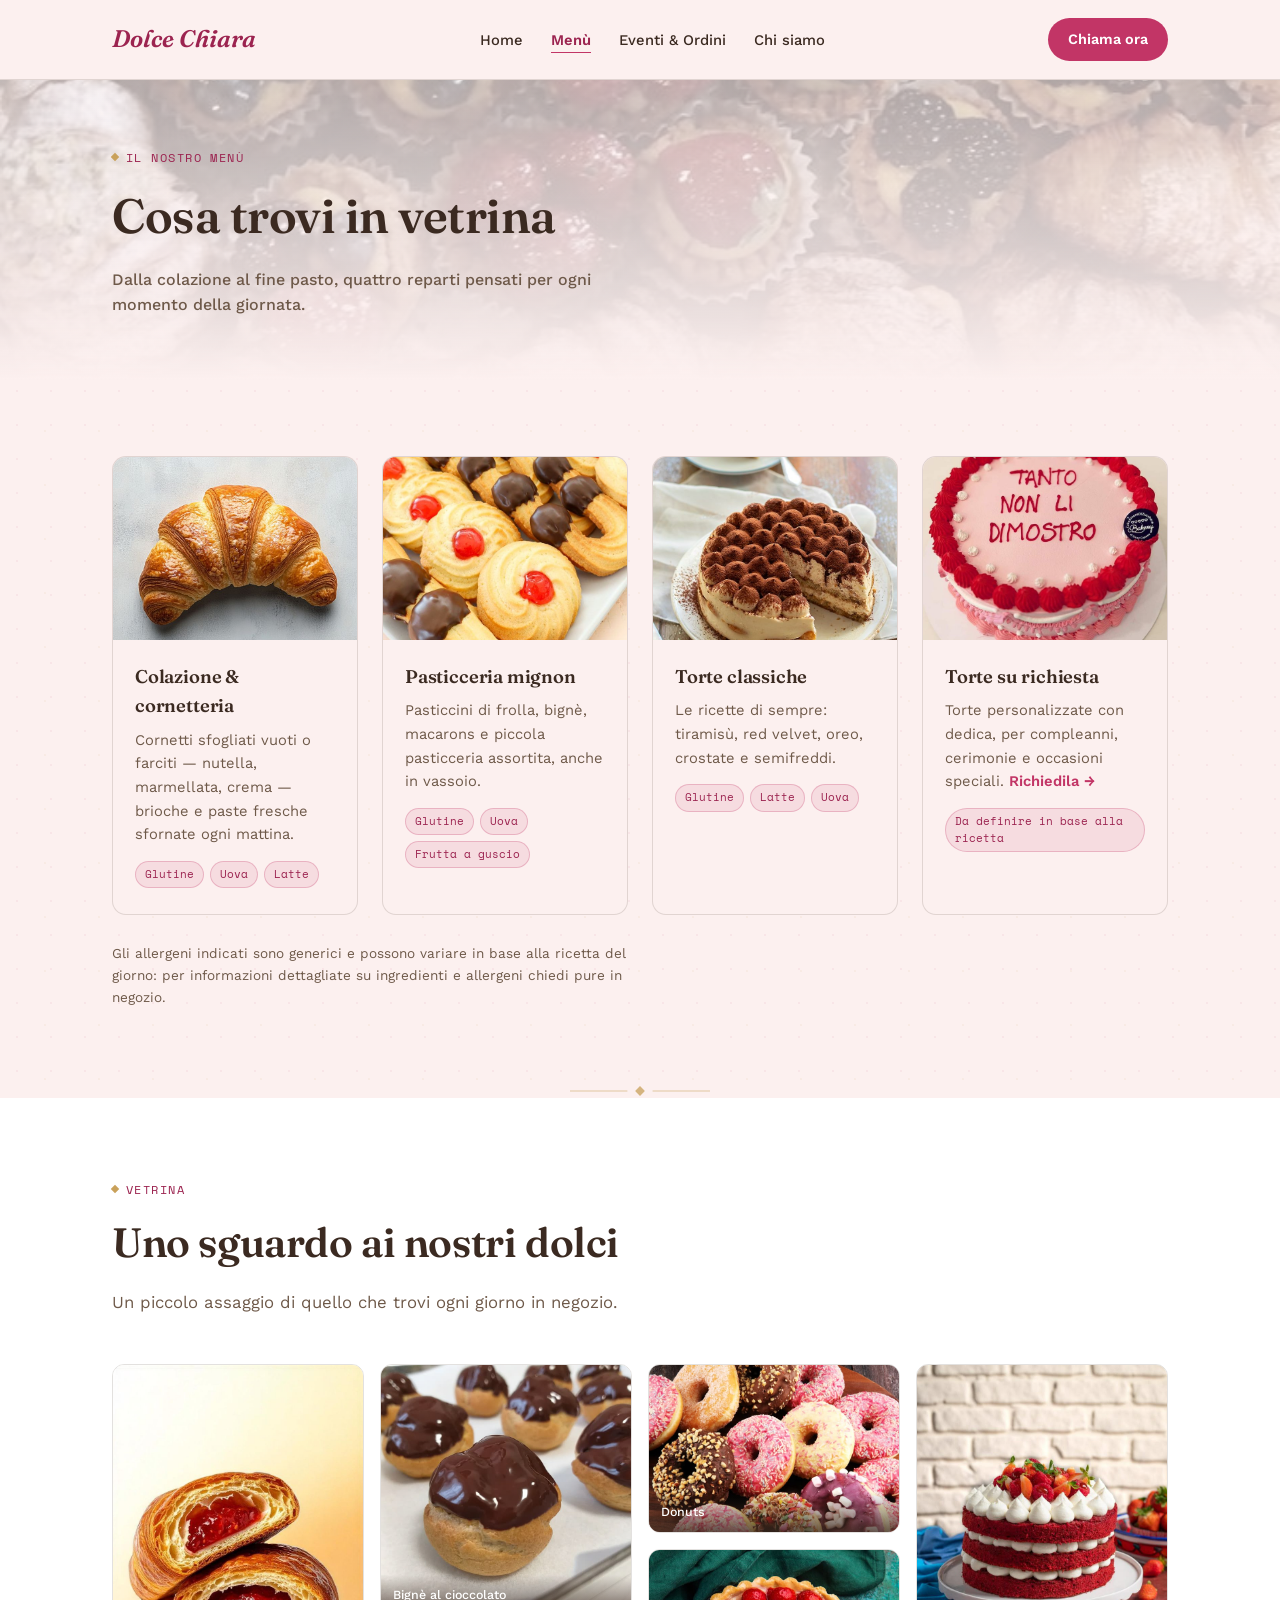
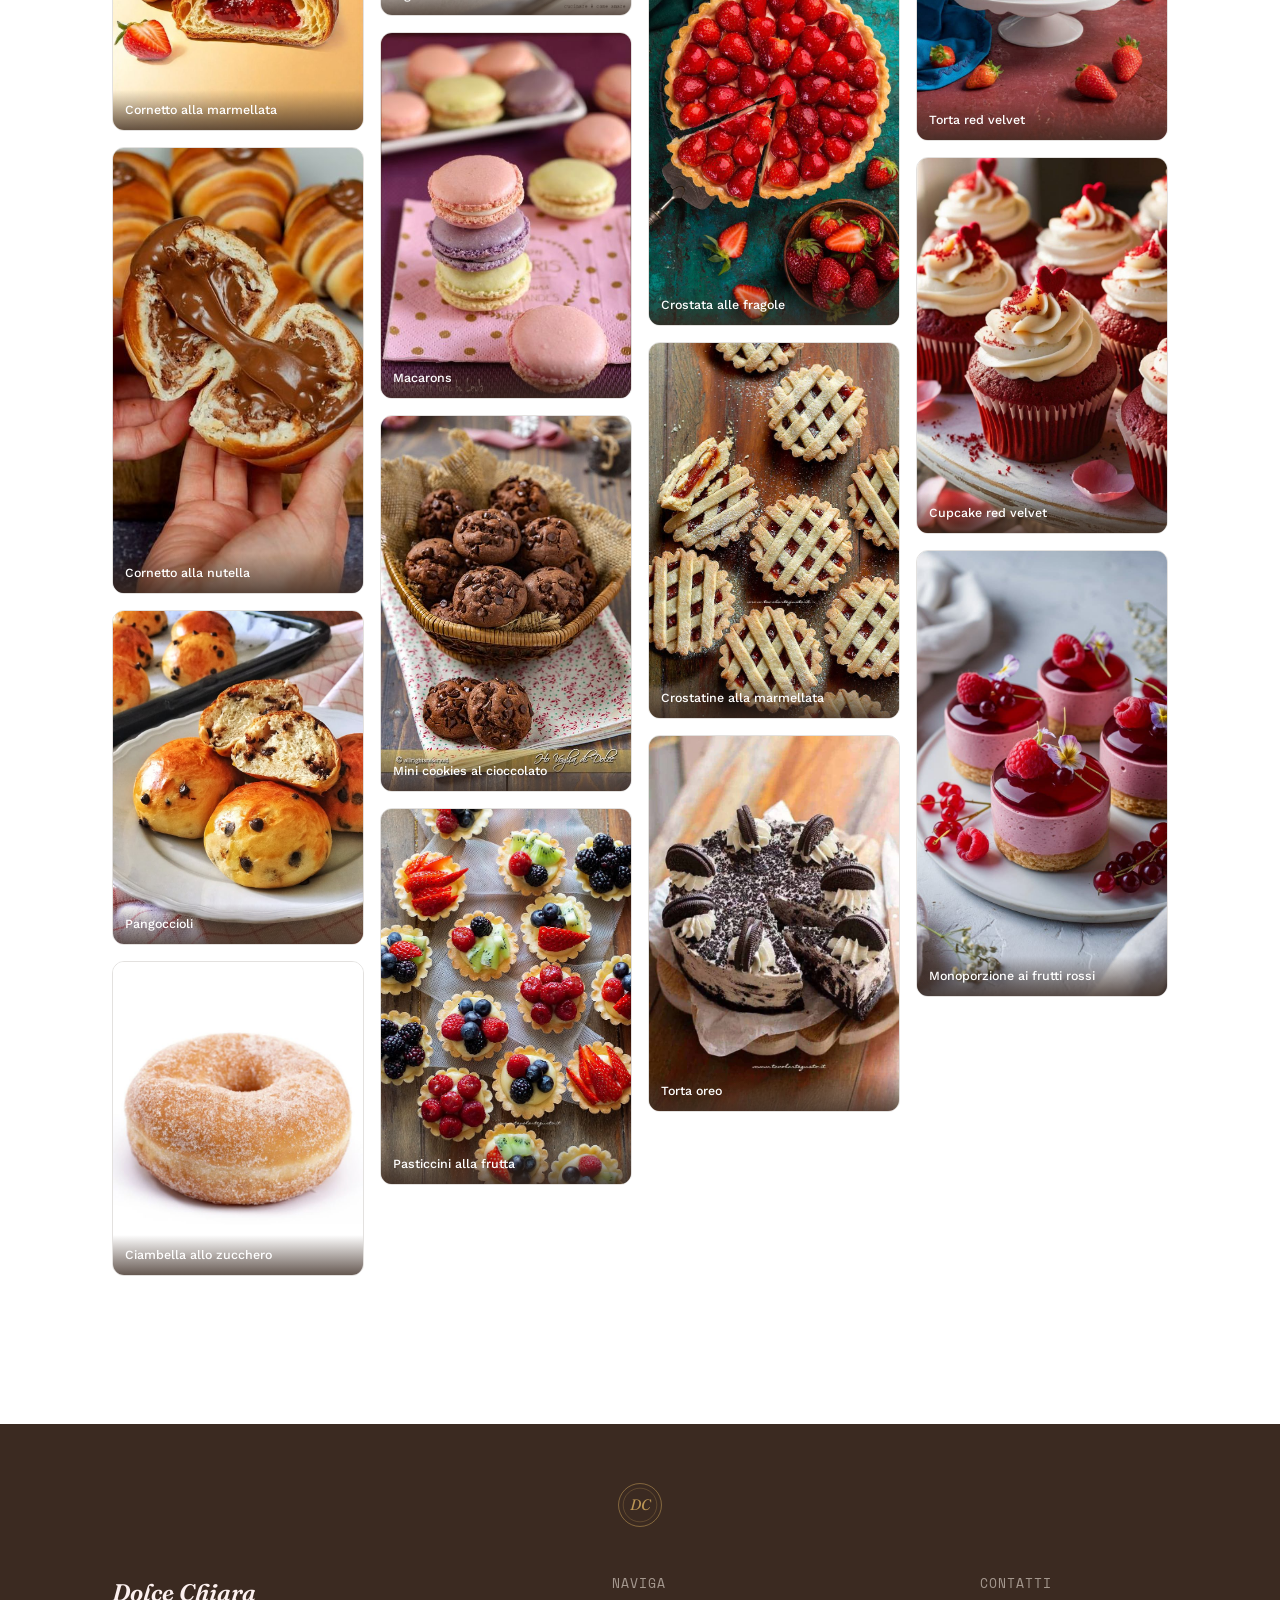
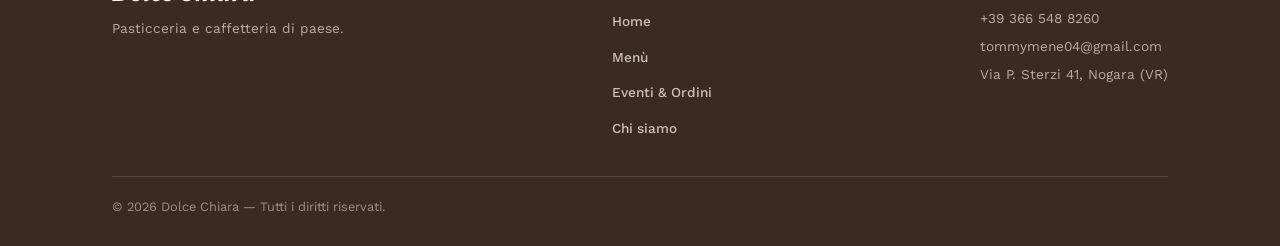
<file: menu.html>
<!DOCTYPE html>
<html lang="it">
<head>
<meta charset="UTF-8">
<meta name="viewport" content="width=device-width, initial-scale=1.0">
<link rel="icon" type="image/svg+xml" href="data:image/svg+xml,%3Csvg xmlns='http://www.w3.org/2000/svg' viewBox='0 0 100 100'%3E%3Ccircle cx='50' cy='50' r='48' fill='%23C23566'/%3E%3Ctext x='50' y='63' text-anchor='middle' font-family='Georgia, serif' font-style='italic' font-weight='600' font-size='44' fill='%23FCF0EF'%3EDC%3C/text%3E%3C/svg%3E">
<title>Menù — Dolce Chiara</title>
<meta name="description" content="Cornetteria, pasticceria mignon, torte classiche e su richiesta: scopri il menù di Dolce Chiara e la nostra vetrina di dolci.">
<meta property="og:type" content="website">
<meta property="og:title" content="Menù — Dolce Chiara">
<meta property="og:description" content="Cornetteria, pasticceria mignon, torte classiche e su richiesta: scopri il menù di Dolce Chiara.">
<meta property="og:image" content="https://menny28.github.io/Dolce-Chiara/images/torta_tiramisu.jpg">
<meta property="og:url" content="https://menny28.github.io/Dolce-Chiara/menu.html">
<meta name="twitter:card" content="summary_large_image">
<link rel="preconnect" href="https://fonts.googleapis.com">
<link rel="preconnect" href="https://fonts.gstatic.com" crossorigin>
<link href="https://fonts.googleapis.com/css2?family=Fraunces:ital,opsz,wght@0,9..144,400;0,9..144,600;1,9..144,500;1,9..144,600&family=Work+Sans:wght@400;500;600&family=Space+Mono:wght@400;700&display=swap" rel="stylesheet">
<link rel="stylesheet" href="css/style.css">
<noscript><style>.reveal{opacity:1 !important; transform:none !important;}</style></noscript>
</head>
<body data-page="menu">

<header>
  <div class="nav-inner">
    <a href="index.html" class="logo">Dolce Chiara</a>
    <nav>
      <ul id="navList">
        <li><a href="index.html" data-page="home">Home</a></li>
        <li><a href="menu.html" data-page="menu">Menù</a></li>
        <li><a href="eventi.html" data-page="eventi">Eventi &amp; Ordini</a></li>
        <li><a href="chi-siamo.html" data-page="chi-siamo">Chi siamo</a></li>
      </ul>
    </nav>
    <a href="tel:+393665488260" class="call-btn">Chiama ora</a>
    <button class="menu-toggle" id="menuToggle" aria-label="Apri menu">☰</button>
  </div>
</header>

<div class="page-banner">
  <img src="images/vetrina_mista.jpg" alt="Vetrina di pasticceria mista">
  <div class="page-banner-content">
    <span class="eyebrow">Il nostro menù</span>
    <h1>Cosa trovi in vetrina</h1>
    <p>Dalla colazione al fine pasto, quattro reparti pensati per ogni momento della giornata.</p>
  </div>
</div>

<section>
  <div class="wrap">
    <div class="cards">
      <div class="card reveal">
        <div class="card-img"><img src="images/cornetto_classico.jpg" alt="Cornetto classico"></div>
        <div class="card-body">
          <h3>Colazione &amp; cornetteria</h3>
          <p>Cornetti sfogliati vuoti o farciti — nutella, marmellata, crema — brioche e paste fresche sfornate ogni mattina.</p>
          <div class="allergeni"><span>Glutine</span><span>Uova</span><span>Latte</span></div>
        </div>
      </div>
      <div class="card reveal">
        <div class="card-img"><img src="images/pasticcini_di_frolla.jpg" alt="Pasticcini di pasta frolla"></div>
        <div class="card-body">
          <h3>Pasticceria mignon</h3>
          <p>Pasticcini di frolla, bignè, macarons e piccola pasticceria assortita, anche in vassoio.</p>
          <div class="allergeni"><span>Glutine</span><span>Uova</span><span>Frutta a guscio</span></div>
        </div>
      </div>
      <div class="card reveal">
        <div class="card-img"><img src="images/torta_tiramisu.jpg" alt="Torta tiramisù"></div>
        <div class="card-body">
          <h3>Torte classiche</h3>
          <p>Le ricette di sempre: tiramisù, red velvet, oreo, crostate e semifreddi.</p>
          <div class="allergeni"><span>Glutine</span><span>Latte</span><span>Uova</span></div>
        </div>
      </div>
      <div class="card reveal">
        <div class="card-img"><img src="images/torta_con_dedica.jpg" alt="Torta personalizzata con dedica"></div>
        <div class="card-body">
          <h3>Torte su richiesta</h3>
          <p>Torte personalizzate con dedica, per compleanni, cerimonie e occasioni speciali. <a href="eventi.html#ordini" style="color:var(--cherry); font-weight:600;">Richiedila →</a></p>
          <div class="allergeni"><span>Da definire in base alla ricetta</span></div>
        </div>
      </div>
    </div>
    <p class="allergeni-note">Gli allergeni indicati sono generici e possono variare in base alla ricetta del giorno: per informazioni dettagliate su ingredienti e allergeni chiedi pure in negozio.</p>
  </div>
</section>

<div class="ornament">
  <svg viewBox="0 0 200 20" xmlns="http://www.w3.org/2000/svg">
    <line x1="0" y1="10" x2="82" y2="10" stroke="currentColor" stroke-width="1"/>
    <path d="M100 3 L107 10 L100 17 L93 10 Z" fill="currentColor"/>
    <line x1="118" y1="10" x2="200" y2="10" stroke="currentColor" stroke-width="1"/>
  </svg>
</div>

<section class="alt">
  <div class="wrap">
    <div class="section-head reveal">
      <span class="eyebrow">Vetrina</span>
      <h2>Uno sguardo ai nostri dolci</h2>
      <p>Un piccolo assaggio di quello che trovi ogni giorno in negozio.</p>
    </div>
    <div class="gallery">
      <figure class="reveal"><img src="images/cornetto_alla_marmellata.jpg" alt="Cornetto alla marmellata"><figcaption>Cornetto alla marmellata</figcaption></figure>
      <figure class="reveal"><img src="images/cornetto_alla_nutella.jpg" alt="Cornetto alla nutella"><figcaption>Cornetto alla nutella</figcaption></figure>
      <figure class="reveal"><img src="images/pangoccioli.jpg" alt="Pangoccioli"><figcaption>Pangoccioli</figcaption></figure>
      <figure class="reveal"><img src="images/ciambella_zucchero.jpg" alt="Ciambella allo zucchero"><figcaption>Ciambella allo zucchero</figcaption></figure>
      <figure class="reveal"><img src="images/bigne_cioccolato.jpg" alt="Bignè al cioccolato"><figcaption>Bignè al cioccolato</figcaption></figure>
      <figure class="reveal"><img src="images/macarons.jpg" alt="Macarons colorati"><figcaption>Macarons</figcaption></figure>
      <figure class="reveal"><img src="images/minicookies_al_cioccolato.jpg" alt="Mini cookies al cioccolato"><figcaption>Mini cookies al cioccolato</figcaption></figure>
      <figure class="reveal"><img src="images/pasticcini_frutta.jpg" alt="Pasticcini alla frutta"><figcaption>Pasticcini alla frutta</figcaption></figure>
      <figure class="reveal"><img src="images/donuts.jpg" alt="Donuts glassate"><figcaption>Donuts</figcaption></figure>
      <figure class="reveal"><img src="images/crostata_alle_fragole.jpg" alt="Crostata alle fragole"><figcaption>Crostata alle fragole</figcaption></figure>
      <figure class="reveal"><img src="images/crostatine_marmellata.jpg" alt="Crostatine alla marmellata"><figcaption>Crostatine alla marmellata</figcaption></figure>
      <figure class="reveal"><img src="images/torta_oreo.jpg" alt="Torta oreo"><figcaption>Torta oreo</figcaption></figure>
      <figure class="reveal"><img src="images/torta_red_velvet.jpg" alt="Torta red velvet"><figcaption>Torta red velvet</figcaption></figure>
      <figure class="reveal"><img src="images/cupcake_red_velvet.jpg" alt="Cupcake red velvet"><figcaption>Cupcake red velvet</figcaption></figure>
      <figure class="reveal"><img src="images/monoporzione_frutti_rossi.jpg" alt="Monoporzione ai frutti rossi"><figcaption>Monoporzione ai frutti rossi</figcaption></figure>
      <figure class="reveal"><img src="images/vassoio_misto.jpg" alt="Vassoio misto di pasticcini"><figcaption>Vassoio misto</figcaption></figure>
    </div>
  </div>
</section>

<footer>
  <div class="wrap">
    <div class="footer-ornament">
      <svg viewBox="0 0 100 100" xmlns="http://www.w3.org/2000/svg">
        <circle cx="50" cy="50" r="37" fill="none" stroke="currentColor" stroke-width="1"/>
        <circle cx="50" cy="50" r="29" fill="none" stroke="currentColor" stroke-width="0.5"/>
        <text x="50" y="59" text-anchor="middle" font-family="Fraunces, serif" font-style="italic" font-size="26" fill="currentColor">DC</text>
      </svg>
    </div>
    <div class="footer-inner">
      <div>
        <span class="logo">Dolce Chiara</span>
        <p>Pasticceria e caffetteria di paese.</p>
      </div>
      <div>
        <h4>Naviga</h4>
        <nav>
          <ul>
            <li><a href="index.html">Home</a></li>
            <li><a href="menu.html">Menù</a></li>
            <li><a href="eventi.html">Eventi &amp; Ordini</a></li>
            <li><a href="chi-siamo.html">Chi siamo</a></li>
          </ul>
        </nav>
      </div>
      <div>
        <h4>Contatti</h4>
        <p><a href="tel:+393665488260">+39 366 548 8260</a></p>
        <p><a href="mailto:tommymene04@gmail.com">tommymene04@gmail.com</a></p>
        <p>Via P. Sterzi 41, Nogara (VR)</p>
      </div>
    </div>
    <div class="footer-bottom">© 2026 Dolce Chiara — Tutti i diritti riservati.</div>
  </div>
</footer>

<button id="backToTop" class="back-to-top" aria-label="Torna su">↑</button>

<script src="js/script.js"></script>
</body>
</html>
</file>
<file: css/style.css>
/* ==========================================================
   DOLCE CHIARA — stile condiviso da tutte le pagine
   ========================================================== */

:root{
  --cream:#FCF0EF;
  --cherry:#C23566;
  --cherry-dark:#9C2450;
  --pistachio:#8FA679;
  --espresso:#3B2A21;
  --muted:#6E5949;
  --gold:#C9A15A;
  --white:#FFFFFF;
  --line: rgba(59,42,33,0.14);
  --radius: 14px;
}

*{box-sizing:border-box; margin:0; padding:0;}
html{scroll-behavior:smooth;}
body{
  background-color:var(--cream);
  background-image:
    radial-gradient(circle, rgba(194,53,102,0.06) 1px, transparent 1.4px),
    radial-gradient(circle, rgba(201,161,90,0.07) 1px, transparent 1.4px);
  background-size: 34px 34px, 54px 54px;
  background-position: 0 0, 18px 26px;
  color:var(--espresso);
  font-family:'Work Sans', sans-serif;
  line-height:1.6;
  -webkit-font-smoothing:antialiased;
}
h1,h2,h3{
  font-family:'Fraunces', serif;
  font-weight:600;
  letter-spacing:-0.01em;
}
.eyebrow{
  font-family:'Space Mono', monospace;
  font-size:0.75rem;
  letter-spacing:0.12em;
  text-transform:uppercase;
  color:var(--cherry-dark);
  display:inline-flex;
  align-items:center;
  gap:8px;
}
.eyebrow::before{
  content:'';
  width:6px; height:6px;
  background:var(--gold);
  transform:rotate(45deg);
  flex-shrink:0;
}
a{color:inherit; text-decoration:none;}
img{max-width:100%; display:block;}
.wrap{max-width:1120px; margin:0 auto; padding:0 32px;}
ul{list-style:none;}

/* ORNAMENT DIVIDER */
.ornament{
  display:flex; align-items:center; justify-content:center; gap:14px;
  color:var(--gold); opacity:0.75;
}
.ornament svg{width:170px; height:14px;}

/* ==========================================================
   HEADER / NAV
   ========================================================== */
header{
  position:sticky; top:0; z-index:50;
  background:rgba(252,240,239,0.92);
  backdrop-filter:blur(8px);
  border-bottom:1px solid var(--line);
}
.nav-inner{
  display:flex; align-items:center; justify-content:space-between;
  padding:18px 32px; max-width:1120px; margin:0 auto;
}
.logo{
  font-family:'Fraunces', serif;
  font-style:italic;
  font-size:1.5rem;
  font-weight:600;
  color:var(--cherry-dark);
}
nav ul{display:flex; gap:28px;}
nav a{
  font-size:0.92rem; font-weight:500; position:relative; padding-bottom:4px;
}
nav a::after{
  content:''; position:absolute; left:0; bottom:0; width:0; height:1px;
  background:var(--cherry); transition:width .25s ease;
}
nav a:hover::after, nav a.active::after{width:100%;}
nav a.active{color:var(--cherry-dark); font-weight:600;}
.call-btn{
  background:var(--cherry); color:var(--white); padding:10px 20px;
  border-radius:100px; font-size:0.9rem; font-weight:600;
  white-space:nowrap;
}
.call-btn:hover{background:var(--cherry-dark);}
.menu-toggle{display:none; background:none; border:none; font-size:1.6rem; color:var(--espresso); cursor:pointer;}

/* ==========================================================
   ORARI BAR (fascia in evidenza, home)
   ========================================================== */
.orari-bar{
  background:var(--espresso); color:rgba(252,240,239,0.92);
}
.orari-bar-inner{
  display:flex; flex-wrap:wrap; align-items:center; justify-content:center;
  gap:10px 22px; padding:11px 32px; font-size:0.82rem;
}
.orari-bar-item{white-space:nowrap;}
.orari-bar-item.orari-bar-closed{color:rgba(252,240,239,0.6);}
.orari-bar-call{
  white-space:nowrap; font-weight:600; color:var(--gold);
  border-bottom:1px solid rgba(201,161,90,0.5);
}
.orari-bar-call:hover{color:var(--white);}

/* ==========================================================
   HOME HERO
   ========================================================== */
.hero{padding:64px 0 0; position:relative; overflow:hidden;}
.hero-inner{
  display:grid; grid-template-columns:1.1fr 0.9fr; gap:48px; align-items:center;
  padding:36px 0 60px;
}
.hero .eyebrow{margin-bottom:18px;}
.hero h1{font-size:clamp(2.6rem, 5vw, 4.2rem); line-height:1.05;}
.hero h1 em{font-style:italic; color:var(--cherry);}
.hero p.lead{margin-top:22px; font-size:1.15rem; max-width:44ch; color:var(--muted);}
.hero-actions{display:flex; gap:16px; margin-top:34px; flex-wrap:wrap;}
.hero-visual{
  aspect-ratio:4/5; border-radius:24px; overflow:hidden; position:relative;
  box-shadow:0 24px 48px rgba(59,42,33,0.18);
}
.hero-visual img{
  position:absolute; left:0; top:-8%; width:100%; height:120%; object-fit:cover;
  will-change:transform;
}
.hero-visual .tag{
  position:absolute; left:20px; bottom:20px;
  background:rgba(255,255,255,0.95);
  padding:14px 18px; border-radius:12px;
  font-family:'Space Mono', monospace; font-size:0.78rem;
  color:var(--espresso);
}
.piping{width:100%; height:34px; display:block; margin-top:-1px;}

/* ==========================================================
   PAGE BANNER (Menu / Eventi / Chi Siamo) — foto sbiadita
   ========================================================== */
.page-banner{
  position:relative; height:300px; display:flex; align-items:center;
  overflow:hidden; background:var(--cream);
}
.page-banner img{
  position:absolute; inset:0; width:100%; height:130%; object-fit:cover;
  filter:grayscale(0.55) brightness(1.08) contrast(0.96);
  opacity:0.5;
  will-change:transform;
}
.page-banner::after{
  content:'';
  position:absolute; inset:0;
  background:linear-gradient(180deg, rgba(252,240,239,0.35) 0%, rgba(252,240,239,0.75) 65%, var(--cream) 100%);
}
.page-banner-content{
  position:relative; z-index:1; color:var(--espresso); max-width:1120px;
  margin:0 auto; padding:0 32px; width:100%;
}
.page-banner .eyebrow{color:var(--cherry-dark);}
.page-banner .eyebrow::before{background:var(--gold);}
.page-banner h1{font-size:clamp(2.1rem, 4vw, 3rem); margin-top:10px; color:var(--espresso);}
.page-banner p{margin-top:12px; color:var(--muted); max-width:52ch; font-weight:500;}

/* ==========================================================
   GENERIC SECTION LAYOUT
   ========================================================== */
section{padding:76px 0;}
section.alt{background:var(--white);}
.section-head{max-width:56ch; margin-bottom:48px;}
.section-head h2{font-size:clamp(1.9rem, 3.2vw, 2.6rem); margin-top:10px;}
.section-head p{margin-top:14px; color:var(--muted); font-size:1.05rem;}
.section-head.center{max-width:60ch; margin-left:auto; margin-right:auto; text-align:center;}
.section-head.center .eyebrow{justify-content:center; width:100%;}

/* ==========================================================
   HIGHLIGHTS GRID (home)
   ========================================================== */
.highlights{display:grid; grid-template-columns:repeat(4, 1fr); gap:22px;}
.highlight-card{
  background:var(--white); border:1px solid var(--line); border-radius:var(--radius);
  padding:28px 22px; text-align:center; transition:transform .25s ease, box-shadow .25s ease;
}
.highlight-card:hover{transform:translateY(-6px); box-shadow:0 16px 32px rgba(59,42,33,0.1);}
.highlight-card .ico{font-size:1.8rem; margin-bottom:14px;}
.highlight-card h3{font-size:1.02rem; margin-bottom:8px;}
.highlight-card p{font-size:0.88rem; color:var(--muted);}
.highlight-card a.more{
  display:inline-block; margin-top:12px; font-size:0.8rem; font-weight:600; color:var(--cherry);
  border-bottom:1px solid rgba(194,53,102,0.35);
}

/* ==========================================================
   CAFFETTERIA PANEL
   ========================================================== */
.caffetteria-panel{
  display:grid; grid-template-columns:1.1fr 0.9fr; gap:56px; align-items:center;
  background:linear-gradient(135deg, rgba(194,53,102,0.08), rgba(201,161,90,0.08));
  border:1px solid rgba(194,53,102,0.2);
  border-radius:24px;
  padding:44px;
}
.caffetteria-badge{
  display:inline-flex; align-items:center; gap:8px;
  background:var(--cherry); color:var(--white);
  font-family:'Space Mono', monospace; font-size:0.72rem; letter-spacing:0.04em;
  padding:8px 16px; border-radius:100px;
}
.caffetteria-visual{
  aspect-ratio:4/3; border-radius:20px; overflow:hidden;
  border:1px solid var(--line); box-shadow:0 16px 32px rgba(59,42,33,0.12);
}
.caffetteria-visual img{width:100%; height:100%; object-fit:cover;}
.caffetteria-text p{margin:14px 0 16px; color:var(--espresso);}
.caffetteria-text strong{color:var(--cherry-dark);}
.mini-list li{
  display:flex; align-items:center; gap:10px; padding:8px 0; font-size:0.95rem;
}
.mini-list li::before{
  content:''; width:6px; height:6px; background:var(--cherry);
  transform:rotate(45deg); flex-shrink:0;
}

/* ==========================================================
   QUICK INFO STRIP (home)
   ========================================================== */
.quick-info{
  display:grid; grid-template-columns:repeat(3, 1fr); gap:24px;
}
.quick-info.quick-info-two{grid-template-columns:repeat(2, 1fr); max-width:640px; margin:0 auto;}
.quick-info-item{
  display:flex; align-items:center; gap:16px;
  background:var(--cream); border:1px solid var(--line); border-radius:var(--radius);
  padding:22px;
}
section.alt .quick-info-item{background:var(--cream);}
.quick-info-item .icon{
  width:44px; height:44px; border-radius:50%; background:var(--cherry);
  color:var(--white); display:flex; align-items:center; justify-content:center;
  font-size:1.1rem; flex-shrink:0;
}
.quick-info-item h3{font-size:0.95rem; margin-bottom:4px;}
.quick-info-item p{font-size:0.88rem; color:var(--muted);}
.quick-info-item a{color:var(--espresso);}

/* ==========================================================
   CARDS — Specialità
   ========================================================== */
.cards{display:grid; grid-template-columns:repeat(4, 1fr); gap:24px;}
.card{
  background:var(--cream); border:1px solid var(--line); border-radius:var(--radius);
  overflow:hidden; transition:transform .25s ease, box-shadow .25s ease;
}
section.alt .card{background:var(--cream);}
.card:hover{transform:translateY(-6px); box-shadow:0 16px 32px rgba(59,42,33,0.1);}
.card-img{aspect-ratio:4/3; overflow:hidden;}
.card-img img{width:100%; height:100%; object-fit:cover; transition:transform .4s ease;}
.card:hover .card-img img{transform:scale(1.06);}
.card-body{padding:22px 22px 26px;}
.card h3{font-size:1.15rem; margin-bottom:8px;}
.card p{font-size:0.92rem; color:var(--muted);}
.allergeni{display:flex; flex-wrap:wrap; gap:6px; margin-top:14px;}
.allergeni span{
  font-family:'Space Mono', monospace; font-size:0.68rem;
  padding:4px 9px; border-radius:100px;
  background:rgba(194,53,102,0.1); color:var(--cherry-dark);
  border:1px solid rgba(194,53,102,0.25);
}
.allergeni-note{margin-top:28px; font-size:0.85rem; color:var(--muted); max-width:70ch;}

/* ==========================================================
   GALLERIA — Vetrina
   ========================================================== */
.gallery{columns:4 220px; column-gap:16px;}
.gallery figure{
  break-inside:avoid; margin-bottom:16px; border-radius:12px; overflow:hidden;
  position:relative; border:1px solid var(--line);
}
.gallery img{width:100%; display:block; transition:transform .4s ease;}
.gallery figure:hover img{transform:scale(1.05);}
.gallery figcaption{
  position:absolute; left:0; right:0; bottom:0; padding:10px 12px;
  background:linear-gradient(0deg, rgba(59,42,33,0.78), transparent);
  color:var(--white); font-size:0.78rem; font-weight:500;
}

/* ==========================================================
   VASSOI EVENTI
   ========================================================== */
.event-cards{display:grid; grid-template-columns:repeat(3, 1fr); gap:24px;}
.event-card{
  background:var(--cream); border:1px solid var(--line); border-radius:var(--radius);
  overflow:hidden; display:flex; flex-direction:column;
}
section.alt .event-card{background:var(--white);}
.event-card .event-img{aspect-ratio:4/3; overflow:hidden;}
.event-card .event-img img{width:100%; height:100%; object-fit:cover;}
.event-card .event-body{padding:24px; display:flex; flex-direction:column; flex:1;}
.event-card h3{font-size:1.15rem; margin-bottom:8px;}
.event-card p{font-size:0.92rem; color:var(--muted); flex:1;}
.event-card .event-for{font-size:0.8rem; color:var(--muted); margin-top:12px; font-weight:600;}
.event-cta{margin-top:36px; text-align:center;}
.event-cta .btn-primary{white-space:normal; line-height:1.3;}

/* ==========================================================
   ORDINI — form
   ========================================================== */
.ordini-grid{display:grid; grid-template-columns:1fr 1fr; gap:56px; align-items:start;}
.ordini-list li{
  display:flex; gap:16px; padding:16px 0; border-bottom:1px solid var(--line);
}
.ordini-list li:first-child{border-top:1px solid var(--line);}
.ordini-list .step-num{font-family:'Space Mono', monospace; color:var(--cherry); font-weight:700;}
form{
  background:var(--white); border:1px solid var(--line); border-radius:var(--radius);
  padding:32px;
}
form label{display:block; font-size:0.85rem; font-weight:600; margin-bottom:6px; margin-top:18px;}
form label:first-child{margin-top:0;}
form input, form textarea, form select{
  width:100%; padding:12px 14px; border-radius:8px;
  border:1px solid var(--line); background:var(--cream);
  font-family:'Work Sans', sans-serif; font-size:0.95rem; color:var(--espresso);
}
form textarea{resize:vertical; min-height:90px;}
form button{
  margin-top:24px; width:100%; background:var(--cherry); color:var(--white);
  border:none; padding:14px; border-radius:100px; font-weight:600; font-size:0.95rem;
  cursor:pointer; display:flex; align-items:center; justify-content:center; gap:10px;
}
form button:hover{background:var(--cherry-dark);}
form button svg{width:18px; height:18px; flex-shrink:0;}
form .hint{margin-top:14px; font-size:0.82rem; color:var(--muted);}

/* ==========================================================
   RECENSIONI
   ========================================================== */
.reviews{display:grid; grid-template-columns:repeat(3, 1fr); gap:24px;}
.review-card{
  background:var(--white); border:1px solid var(--line); border-radius:var(--radius);
  padding:26px;
}
section.alt .review-card{background:var(--cream);}
.review-card .stars{color:var(--gold); font-size:0.95rem; letter-spacing:2px; margin-bottom:14px;}
.review-card p{font-size:0.94rem; color:var(--espresso); margin-bottom:16px;}
.review-card .who{font-family:'Space Mono', monospace; font-size:0.78rem; color:var(--muted);}

/* ==========================================================
   DOVE SIAMO — orari, contatti, mappa
   ========================================================== */
.dove-grid{display:grid; grid-template-columns:1fr 1fr; gap:56px; align-items:start;}
.orari-table{width:100%; border-collapse:collapse; margin-top:20px;}
.orari-table td{padding:10px 0; border-bottom:1px solid var(--line); font-size:0.95rem;}
.orari-table td:last-child{text-align:right; font-family:'Space Mono', monospace; font-size:0.85rem;}
.contatti-box{
  background:var(--cream); border:1px solid var(--line); border-radius:var(--radius);
  padding:28px; margin-top:28px;
}
section.alt .contatti-box{background:var(--cream);}
.contatti-box .row{display:flex; align-items:center; gap:14px; margin-bottom:16px;}
.contatti-box .row:last-child{margin-bottom:0;}
.contatti-box .icon{
  width:36px; height:36px; border-radius:50%; background:var(--cherry);
  color:var(--white); display:flex; align-items:center; justify-content:center;
  font-size:0.9rem; flex-shrink:0;
}
.map-frame{width:100%; aspect-ratio:4/3; border-radius:var(--radius); overflow:hidden; border:1px solid var(--line);}
.map-frame iframe{width:100%; height:100%; border:0;}

/* ==========================================================
   BUTTONS (generic)
   ========================================================== */
.btn-primary{
  background:var(--cherry); color:var(--white); padding:14px 28px;
  border-radius:100px; font-weight:600; font-size:0.95rem; display:inline-block;
}
.btn-primary:hover{background:var(--cherry-dark);}
.btn-secondary{
  border:1.5px solid var(--espresso); padding:13px 28px; color:var(--espresso);
  border-radius:100px; font-weight:600; font-size:0.95rem; display:inline-block;
}
.btn-secondary:hover{background:var(--espresso); color:var(--white);}

/* ==========================================================
   FOOTER
   ========================================================== */
footer{background:var(--espresso); color:rgba(251,243,234,0.85); padding:52px 0 28px;}
.footer-ornament{text-align:center; margin-bottom:32px; color:var(--gold); opacity:0.9;}
.footer-ornament svg{width:58px; height:58px;}
.footer-inner{display:flex; justify-content:space-between; align-items:flex-start; flex-wrap:wrap; gap:24px;}
.footer-inner nav ul{flex-direction:column; gap:10px;}
.footer-inner nav a{font-size:0.85rem; color:rgba(251,243,234,0.75);}
.footer-inner nav a:hover{color:var(--white);}
footer .logo{color:var(--cream);}
footer p{font-size:0.85rem; color:rgba(251,243,234,0.65); margin-top:6px;}
footer h4{font-size:0.8rem; letter-spacing:0.08em; text-transform:uppercase; color:rgba(251,243,234,0.55); margin-bottom:14px; font-family:'Space Mono', monospace; font-weight:400;}
.footer-bottom{
  margin-top:36px; padding-top:20px; border-top:1px solid rgba(251,243,234,0.15);
  font-size:0.8rem; color:rgba(251,243,234,0.5);
}

/* ==========================================================
   RESPONSIVE
   ========================================================== */
/* ==========================================================
   ANIMAZIONI ALLO SCORRIMENTO
   ========================================================== */
.reveal{
  opacity:0; transform:translateY(28px);
  transition:opacity .7s ease, transform .7s ease;
}
.reveal.in-view{opacity:1; transform:translateY(0);}

.cards .reveal:nth-child(1),.highlights .reveal:nth-child(1),.event-cards .reveal:nth-child(1),.reviews .reveal:nth-child(1),.quick-info .reveal:nth-child(1){transition-delay:0s;}
.cards .reveal:nth-child(2),.highlights .reveal:nth-child(2),.event-cards .reveal:nth-child(2),.reviews .reveal:nth-child(2),.quick-info .reveal:nth-child(2){transition-delay:.1s;}
.cards .reveal:nth-child(3),.highlights .reveal:nth-child(3),.event-cards .reveal:nth-child(3),.reviews .reveal:nth-child(3){transition-delay:.2s;}
.cards .reveal:nth-child(4),.highlights .reveal:nth-child(4),.reviews .reveal:nth-child(4){transition-delay:.3s;}
.reviews .reveal:nth-child(5){transition-delay:.4s;}
.reviews .reveal:nth-child(6){transition-delay:.5s;}

/* ==========================================================
   TORNA SU
   ========================================================== */
.back-to-top{
  position:fixed; right:22px; bottom:22px; z-index:60;
  width:46px; height:46px; border-radius:50%;
  background:var(--cherry); color:var(--white); border:none;
  display:flex; align-items:center; justify-content:center;
  font-size:1.2rem; cursor:pointer;
  box-shadow:0 10px 24px rgba(59,42,33,0.25);
  opacity:0; pointer-events:none; transform:translateY(10px);
  transition:opacity .3s ease, transform .3s ease, background .2s ease;
}
.back-to-top.show{opacity:1; pointer-events:auto; transform:translateY(0);}
.back-to-top:hover{background:var(--cherry-dark);}

@media (max-width: 860px){
  .hero-inner, .caffetteria-panel, .ordini-grid, .dove-grid{grid-template-columns:1fr;}
  .caffetteria-panel{padding:28px;}
  .highlights{grid-template-columns:repeat(2, 1fr);}
  .quick-info{grid-template-columns:1fr;}
  .cards{grid-template-columns:repeat(2, 1fr);}
  .event-cards, .reviews{grid-template-columns:1fr;}
  .gallery{columns:2 160px;}
  .page-banner{height:220px;}
  nav ul{
    position:fixed; top:70px; left:0; right:0; background:var(--cream);
    flex-direction:column; padding:24px 32px; gap:18px;
    border-bottom:1px solid var(--line); display:none;
  }
  nav ul.open{display:flex;}
  .menu-toggle{display:block;}
  .call-btn{display:none;}
  .footer-inner{gap:32px;}
}
@media (max-width: 560px){
  .cards, .highlights{grid-template-columns:1fr;}
  .gallery{columns:2 140px;}
  .wrap{padding:0 20px;}
  .nav-inner{padding:16px 20px;}
  .orari-bar-inner{padding:9px 20px; font-size:0.74rem; gap:6px 14px;}
}
@media (prefers-reduced-motion: reduce){
  html{scroll-behavior:auto;}
  *{transition:none !important;}
}
</file>
